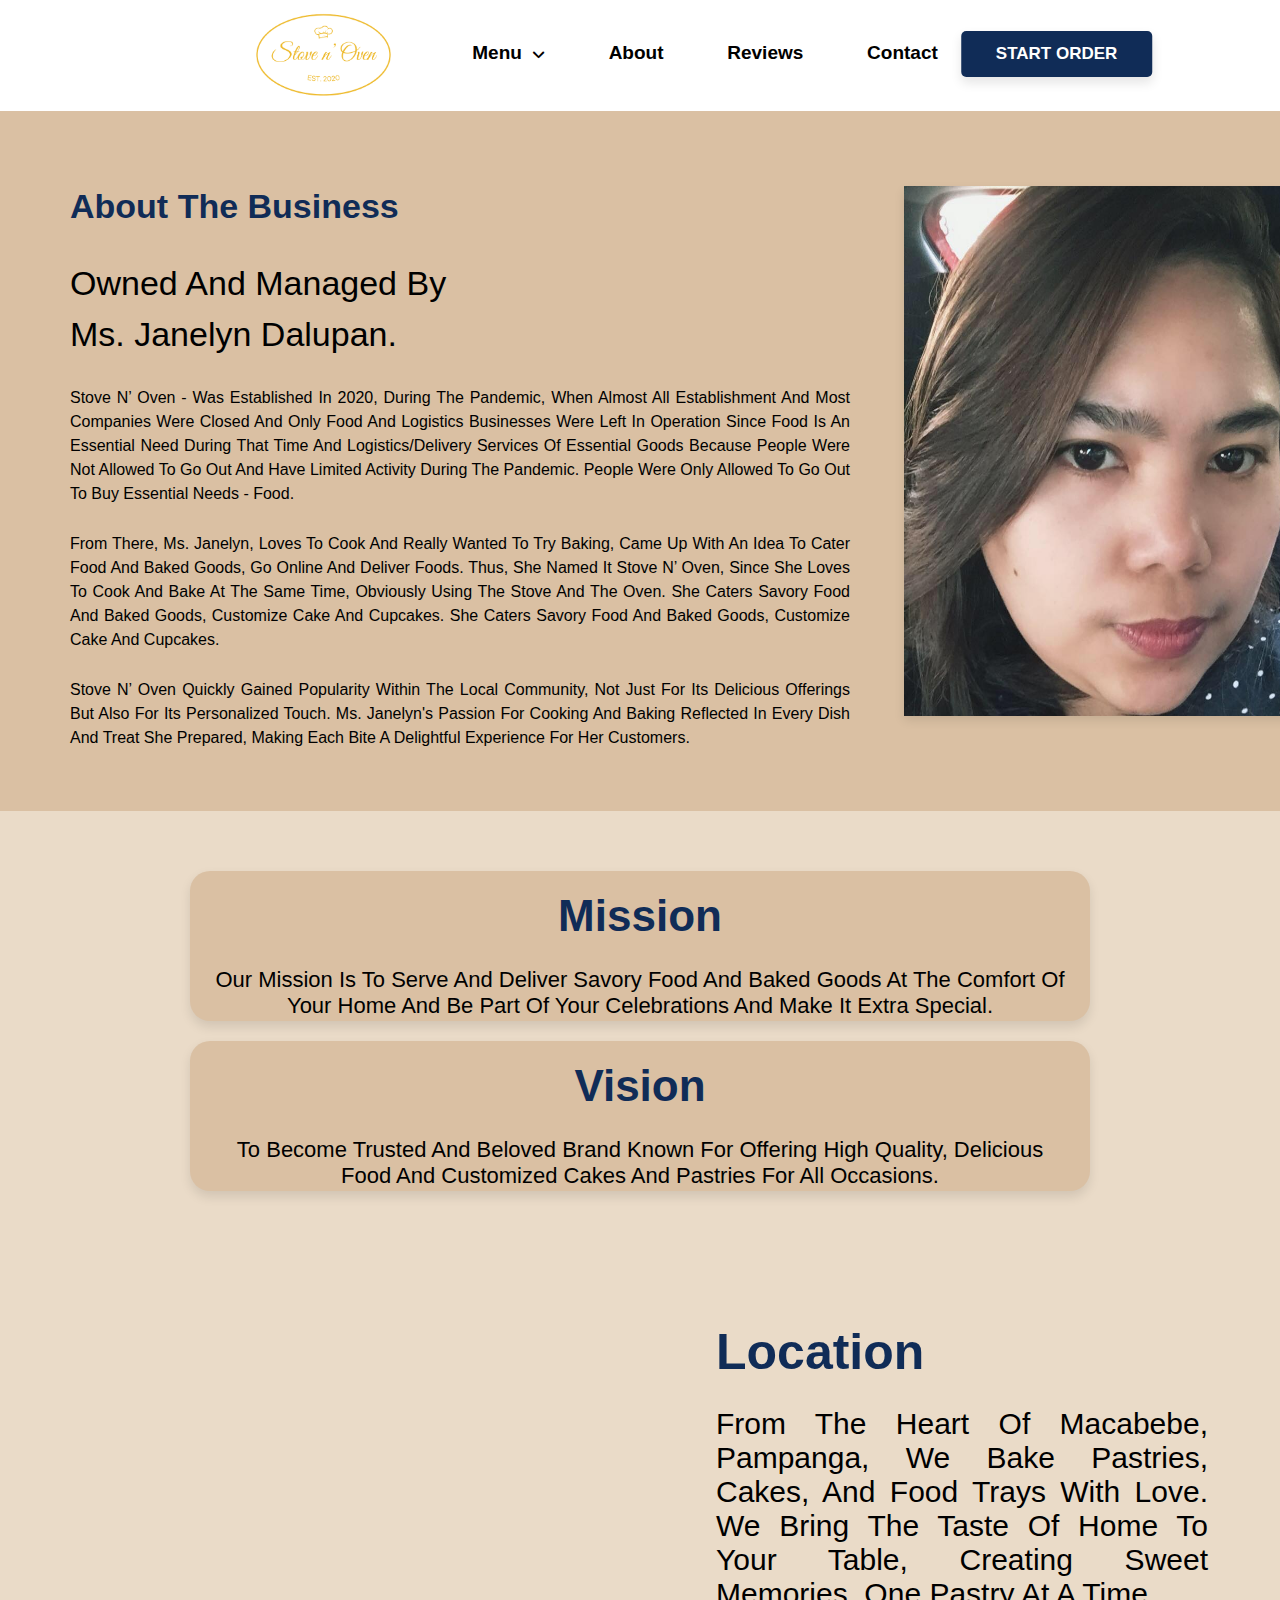
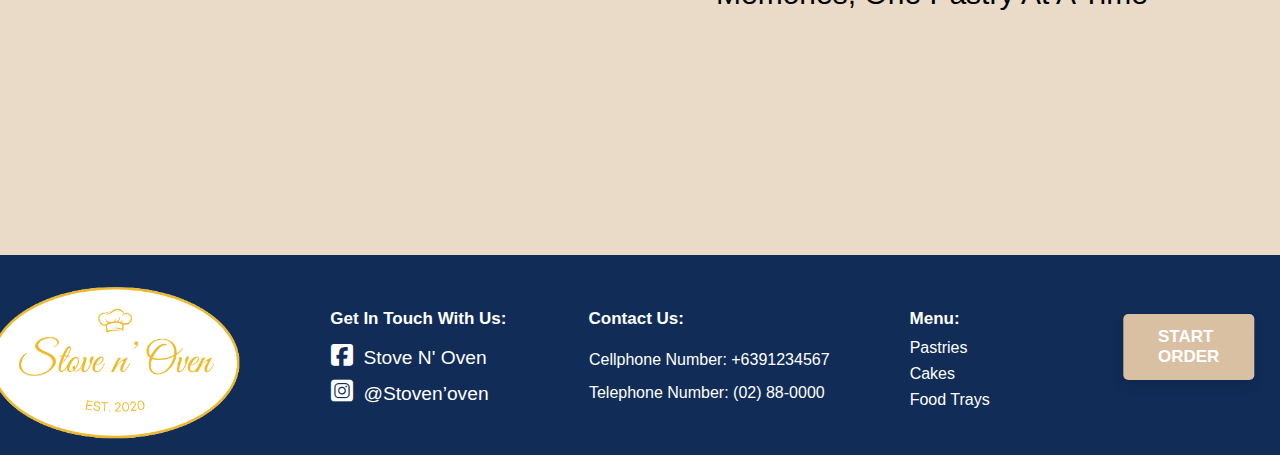
<file: about.html>
<!DOCTYPE html>
<html lang="en">
<head>
    <meta charset="UTF-8">
    <meta name="viewport" content="width=device-width, initial-scale=1.0">
    <title>Stove n' Oven - About</title>
    <link rel="icon" type="image/x-icon" href="images/favicon/favicon.ico">
    <link rel="stylesheet" href="https://cdnjs.cloudflare.com/ajax/libs/font-awesome/6.5.2/css/all.min.css">
    <link rel="stylesheet" href="style.css">
</head>
<body>
<header>
    <a href="index.html">
        <img src="images/logo.png" alt="Logo">
    </a>
    <nav class="navbar">
        <a href="#">Menu<i class="fas fa-angle-down"></i></a>
        <div class="submenu">
            <a href="pastries.html"><img src="images/logo-menu-image-pastries.png">Pastries</a>
            <a href="cakes.html"><img src="images/logo-menu-image-cakes.png">Cakes</a>
            <a href="food-trays.html"><img src="images/logo-menu-image-foodtrays.png">Food Trays</a>
        </div>
        <a href="about.html">About</a>
        <a href="review.html">Reviews</a>
        <a href="contact.html">Contact</a> 
    </nav>
    <a href="pastries.html" class="btn">START ORDER</a>
</header>

<script>
    let menu = document.querySelector('.navbar a');
let submenu = document.querySelector('.submenu');
let submenuItems = document.querySelectorAll('.submenu a');

let submenuVisible = false;

menu.addEventListener('click', function(event) {
    event.preventDefault();
    if (!submenuVisible) {
        submenu.style.opacity = '0'; 
        submenu.style.display = 'block';
        setTimeout(() => {
            submenu.style.opacity = '1'; 
        }, 50); 
        submenuVisible = true;
    } else {
        submenu.style.opacity = '0'; 
        setTimeout(() => {
            submenu.style.display = 'none'; 
        }, 300); 
        submenuVisible = false;
    }
});

submenuItems.forEach(item => {
    item.addEventListener('click', function() {
        submenu.style.display = 'none';
        submenuVisible = false;
    });
});
</script>
<section class = "info">
    <div class="about">
        <div class="about-content">
            <h1>About the business</h1><br>
            <h2>Owned and Managed by</h2> 
            <h2>Ms. Janelyn Dalupan.</h2><br>
            <p>Stove n’ Oven - was established in 2020, during the pandemic, when almost all establishment and most companies were closed and only food and logistics businesses were left in operation since food is an essential need during that time and logistics/delivery services of essential goods because people were not allowed to go out and have limited activity during the pandemic. People were only allowed to go out to buy essential needs - food.</p><br>
            <p>From there, Ms. Janelyn, loves to cook and really wanted to try baking, came up with an idea to cater food and baked goods, go online and deliver foods. Thus, she named it Stove n’ Oven, since she loves to cook and bake at the same time, obviously using the stove and the oven. She caters savory food and baked goods, customize cake and cupcakes. She caters savory food and baked goods, customize cake and cupcakes. </p><br>
            <p>Stove n’ Oven quickly gained popularity within the local community, not just for its delicious offerings but also for its personalized touch. Ms. Janelyn's passion for cooking and baking reflected in every dish and treat she prepared, making each bite a delightful experience for her customers.</p>
            <img src = "images/owner.png">
        </div>
    </div>
</section>

<section class = "info2">
    <div class ="about-flex1-container">
        <div class ="flex-about-item flex-about-item-1">
            <h1> Mission</h1>
            <br>
            <p> Our Mission Is To Serve And Deliver Savory Food And Baked Goods At The Comfort Of Your Home And Be Part Of Your Celebrations And Make It Extra Special. </p>

        </div>

        <div class ="flex-about-item flex-about-item-2">
            <h1> Vision </h1>
            <br>
            <p> To become trusted and beloved brand known for offering high quality, delicious food and customized cakes and pastries for all occasions.
            </p>
        </div>

    </div>
</section>

<section class = "info3">

    <div class ="nav-flex1-container">
        <div class ="flex-nav-item flex-nav-item-1">
            <iframe src="https://www.google.com/maps/embed?pb=!1m18!1m12!1m3!1d123405.98568031493!2d120.59381839085059!3d14.856820014657727!2m3!1f0!2f0!3f0!3m2!1i1024!2i768!4f13.1!3m3!1m2!1s0x33965af30887de57%3A0x1aa8d246509d51e5!2sMacabebe%2C%20Pampanga!5e0!3m2!1sen!2sph!4v1714917953977!5m2!1sen!2sph" width="600" height="450" style="border:0;" allowfullscreen="" loading="lazy" referrerpolicy="no-referrer-when-downgrade"></iframe>
        </div>

        <div class ="flex-nav-item flex-nav-item-2">
            
        <h1>Location</h1><br>
        <p>From the heart of Macabebe, Pampanga, we bake pastries, cakes, and food trays with love. We bring the taste of home to your table, creating sweet memories, one pastry at a time</p>

        </div>

    </div>
    
</section>


<footer>
    <div class="footer-content">
        <a href="index.html">
            <img src="images/logo.png">
        </a>
        <div class="header1">
            <h1>Get in Touch with Us:</h1>
        </div>

        <div class="paragraph1">
            <a href="https://www.facebook.com/stovenoven">
                <p><i class="fa-brands fa-square-facebook"></i>Stove n' Oven</p>
            </a>
            <a href="https://www.instagram.com/stove.noven/?hl=en">
            <p><i class="fa-brands fa-square-instagram"></i>@stoven’oven</p>
            </a>
        </div>

        <div class="header2">
            <h1>Contact Us:</h1>
        </div>

        <div class="paragraph2">
            <p>Cellphone Number: +6391234567</p>
            <p>Telephone Number: (02) 88-0000</p>
        </div>
        <div class="header3">
            <h1>Menu:</h1>
        </div>
        <div class="footer-menu">
            <a href="pastries.html"><p>Pastries</p></a>
            <a href="cakes.html"><p>Cakes</p></a>
            <a href="foodtrays.html"><p>Food Trays</p></a>
        </div>
        <a href="pastries.html" class="btn">START ORDER</a>
    </div>
</footer>

</body>
</html>
</file>
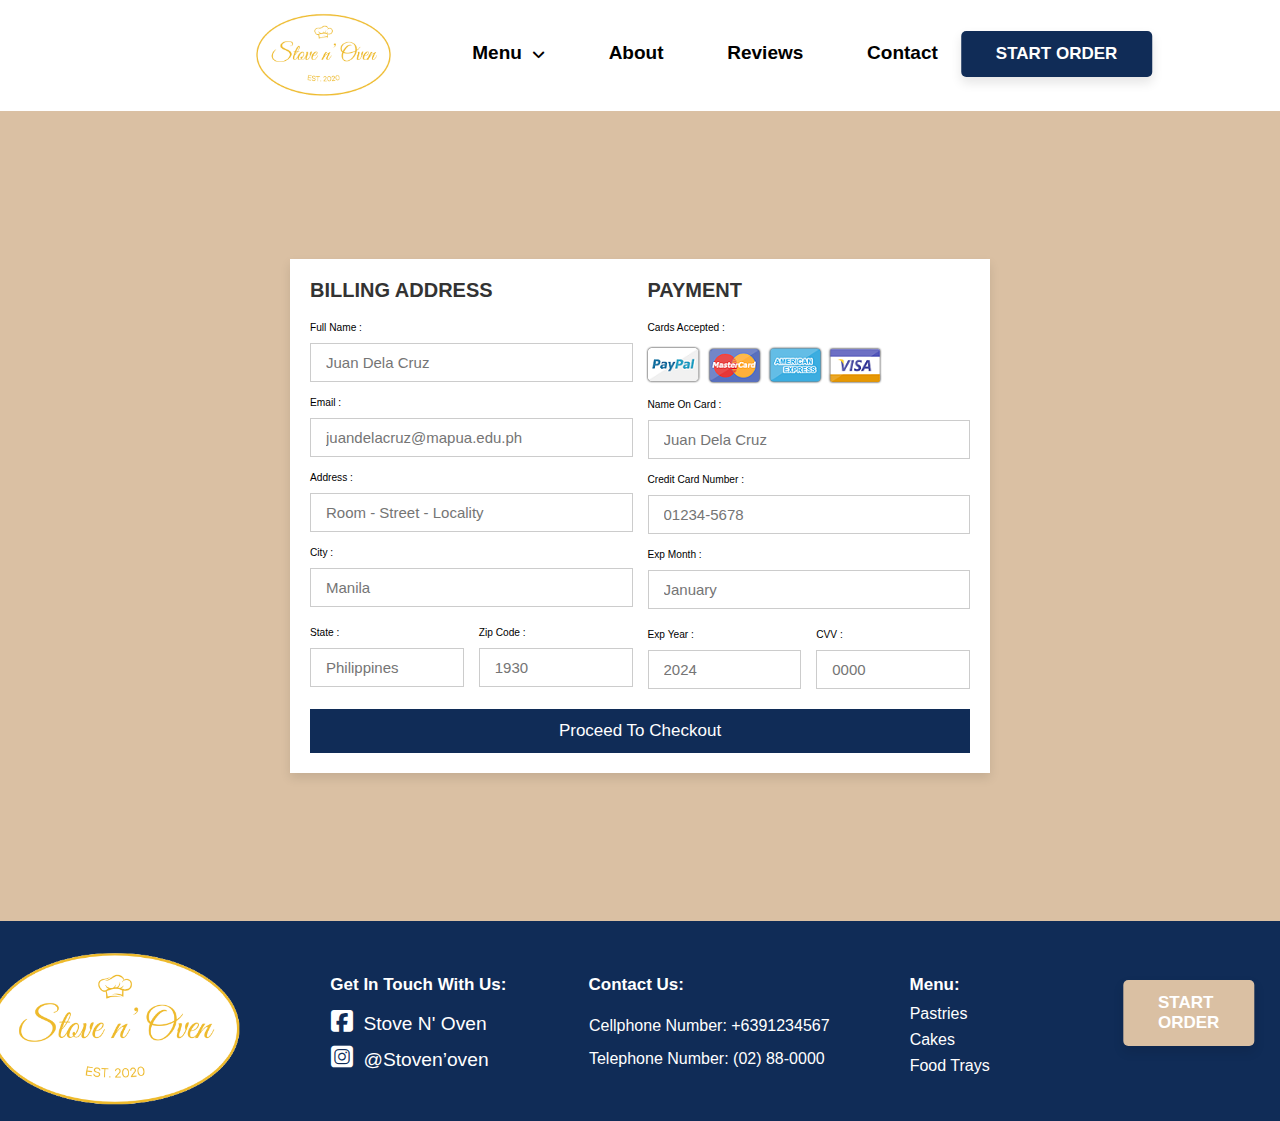
<file: billing-form.html>
<!DOCTYPE html>
<html lang="en">
<head>
    <meta charset="UTF-8">
    <meta name="viewport" content="width=device-width, initial-scale=1.0">
    <title>Stove n' Oven</title>
    <link rel="icon" type="image/x-icon" href="images/favicon/favicon.ico">
    <link rel="stylesheet" href="https://cdnjs.cloudflare.com/ajax/libs/font-awesome/6.5.2/css/all.min.css">
    <link rel="stylesheet" href="style.css">
</head>
<body>
<header>
    <a href="index.html">
        <img src="images/logo.png" alt="Logo">
    </a>
    <nav class="navbar">
        <a href="#">Menu<i class="fas fa-angle-down"></i></a>
        <div class="submenu">
            <a href="pastries.html"><img src="images/logo-menu-image-pastries.png">Pastries</a>
            <a href="cakes.html"><img src="images/logo-menu-image-cakes.png">Cakes</a>
            <a href="food-trays.html"><img src="images/logo-menu-image-foodtrays.png">Food Trays</a>
        </div>
        <a href="about.html">About</a>
        <a href="review.html">Reviews</a>
        <a href="contact.html">Contact</a> 
    </nav>
        <a href="pastries.html" class="btn">START ORDER</a>
</header>

<script>
    let menu = document.querySelector('.navbar a');
let submenu = document.querySelector('.submenu');
let submenuItems = document.querySelectorAll('.submenu a');

let submenuVisible = false;

menu.addEventListener('click', function(event) {
    event.preventDefault();
    if (!submenuVisible) {
        submenu.style.opacity = '0'; 
        submenu.style.display = 'block';
        setTimeout(() => {
            submenu.style.opacity = '1'; 
        }, 50); 
        submenuVisible = true;
    } else {
        submenu.style.opacity = '0'; 
        setTimeout(() => {
            submenu.style.display = 'none'; 
        }, 300); 
        submenuVisible = false;
    }
});

submenuItems.forEach(item => {
    item.addEventListener('click', function() {
        submenu.style.display = 'none';
        submenuVisible = false;
    });
});
</script>

<div class="container">

    <form action="">

        <div class="row">

            <div class="col">

                <h3 class="title">billing address</h3>

                <div class="inputBox">
                    <span>full name :</span>
                    <input type="text" placeholder="Juan Dela Cruz">
                </div>
                <div class="inputBox">
                    <span>email :</span>
                    <input type="email" placeholder="juandelacruz@mapua.edu.ph">
                </div>
                <div class="inputBox">
                    <span>address :</span>
                    <input type="text" placeholder="Room - Street - Locality">
                </div>
                <div class="inputBox">
                    <span>city :</span>
                    <input type="text" placeholder="Manila">
                </div>

                <div class="flex">
                    <div class="inputBox">
                        <span>state :</span>
                        <input type="text" placeholder="Philippines">
                    </div>
                    <div class="inputBox">
                        <span>zip code :</span>
                        <input type="text" placeholder="1930">
                    </div>
                </div>

            </div>

            <div class="col">

                <h3 class="title">payment</h3>

                <div class="inputBox">
                    <span>cards accepted :</span>
                    <img src="images/card_img.png" alt="">
                </div>
                <div class="inputBox">
                    <span>name on card :</span>
                    <input type="text" placeholder="Juan Dela Cruz">
                </div>
                <div class="inputBox">
                    <span>credit card number :</span>
                    <input type="number" placeholder="01234-5678">
                </div>
                <div class="inputBox">
                    <span>exp month :</span>
                    <input type="text" placeholder="January">
                </div>

                <div class="flex">
                    <div class="inputBox">
                        <span>exp year :</span>
                        <input type="number" placeholder="2024">
                    </div>
                    <div class="inputBox">
                        <span>CVV :</span>
                        <input type="text" placeholder="0000">
                    </div>
                </div>

            </div>
    
        </div>

        <input type="submit" value="proceed to checkout" class="submit-btn">

    </form>

</div> 
<footer>
    <div class="footer-content">
        <a href="index.html">
            <img src="images/logo.png">
        </a>
        <div class="header1">
            <h1>Get in Touch with Us:</h1>
        </div>

        <div class="paragraph1">
            <a href="https://www.facebook.com/stovenoven">
                <p><i class="fa-brands fa-square-facebook"></i>Stove n' Oven</p>
            </a>
            <a href="https://www.instagram.com/stove.noven/?hl=en">
            <p><i class="fa-brands fa-square-instagram"></i>@stoven’oven</p>
            </a>
        </div>

        <div class="header2">
            <h1>Contact Us:</h1>
        </div>

        <div class="paragraph2">
            <p>Cellphone Number: +6391234567</p>
            <p>Telephone Number: (02) 88-0000</p>
        </div>
        <div class="header3">
            <h1>Menu:</h1>
        </div>
        <div class="footer-menu">
            <a href="pastries.html"><p>Pastries</p></a>
            <a href="cakes.html"><p>Cakes</p></a>
            <a href="food-trays.html"><p>Food Trays</p></a>
        </div>
        <a href="pastries.html" class="btn">START ORDER</a>
    </div>
</footer>
</file>
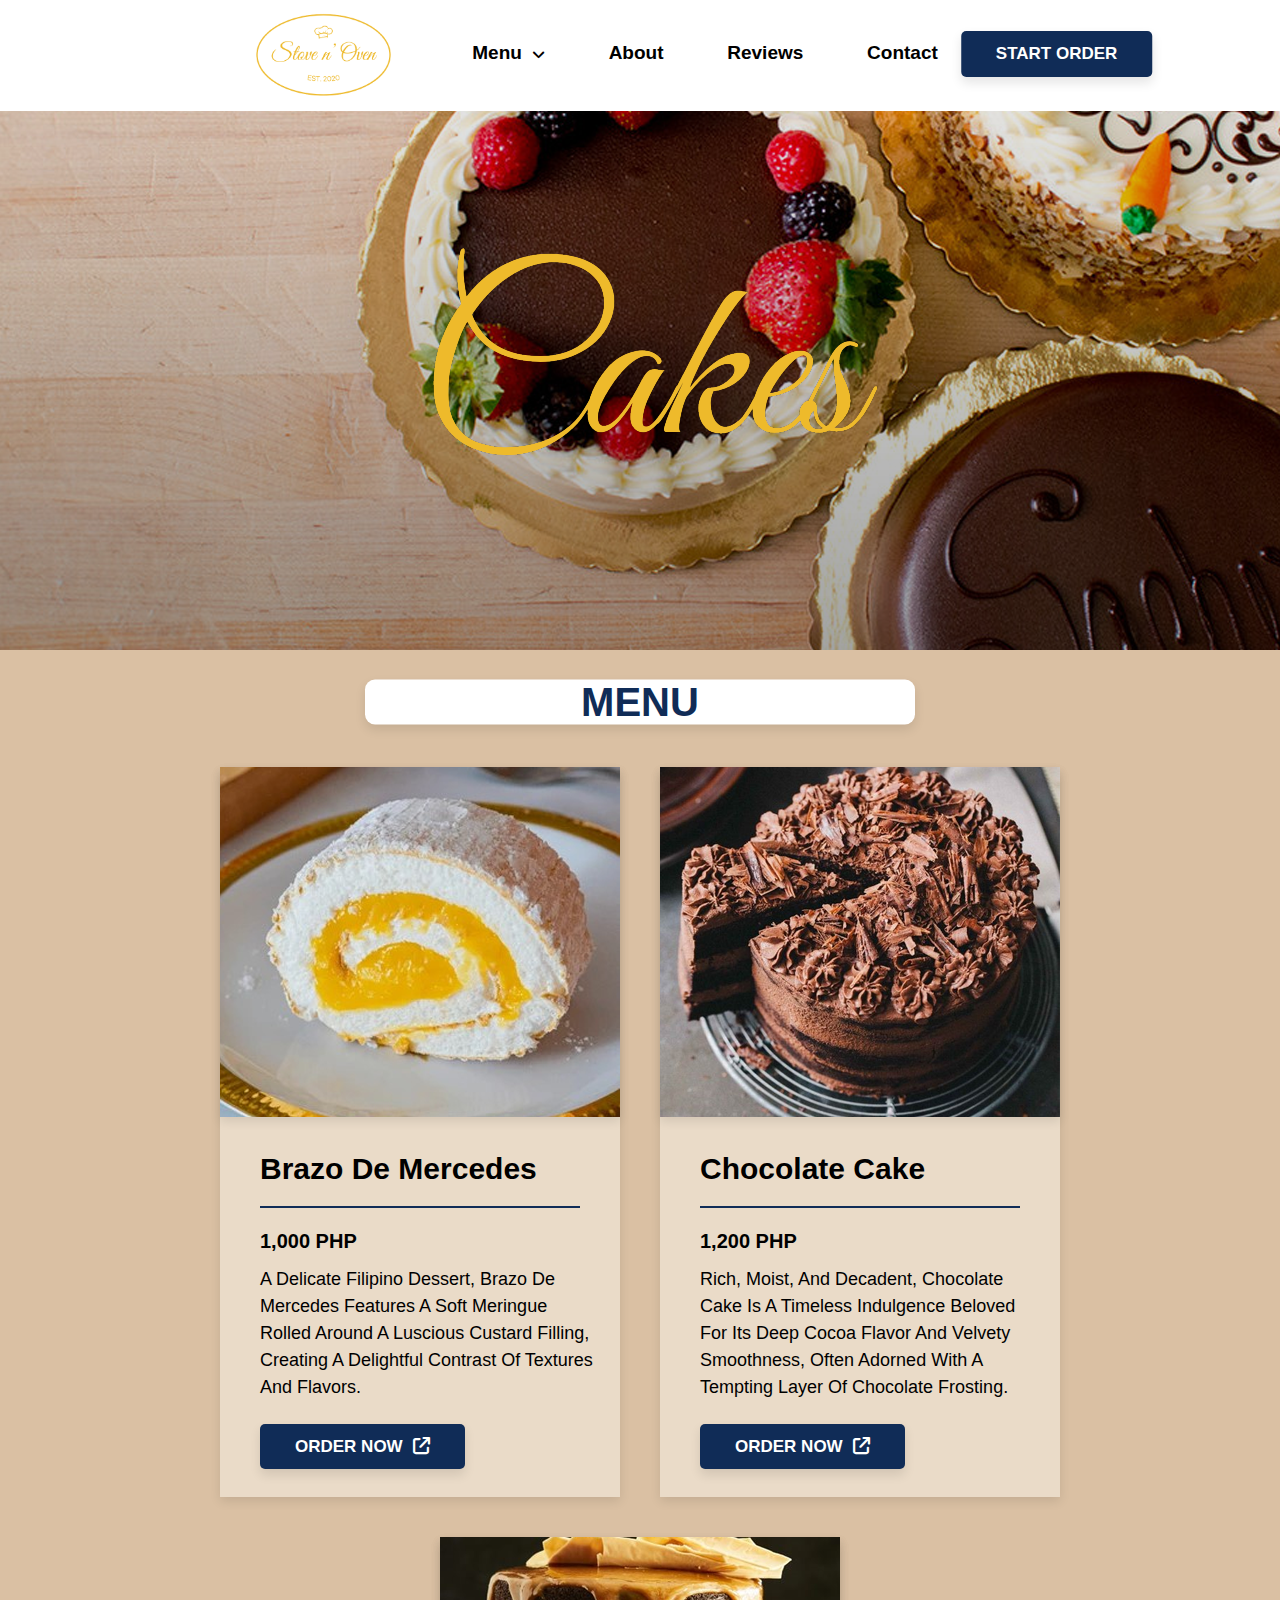
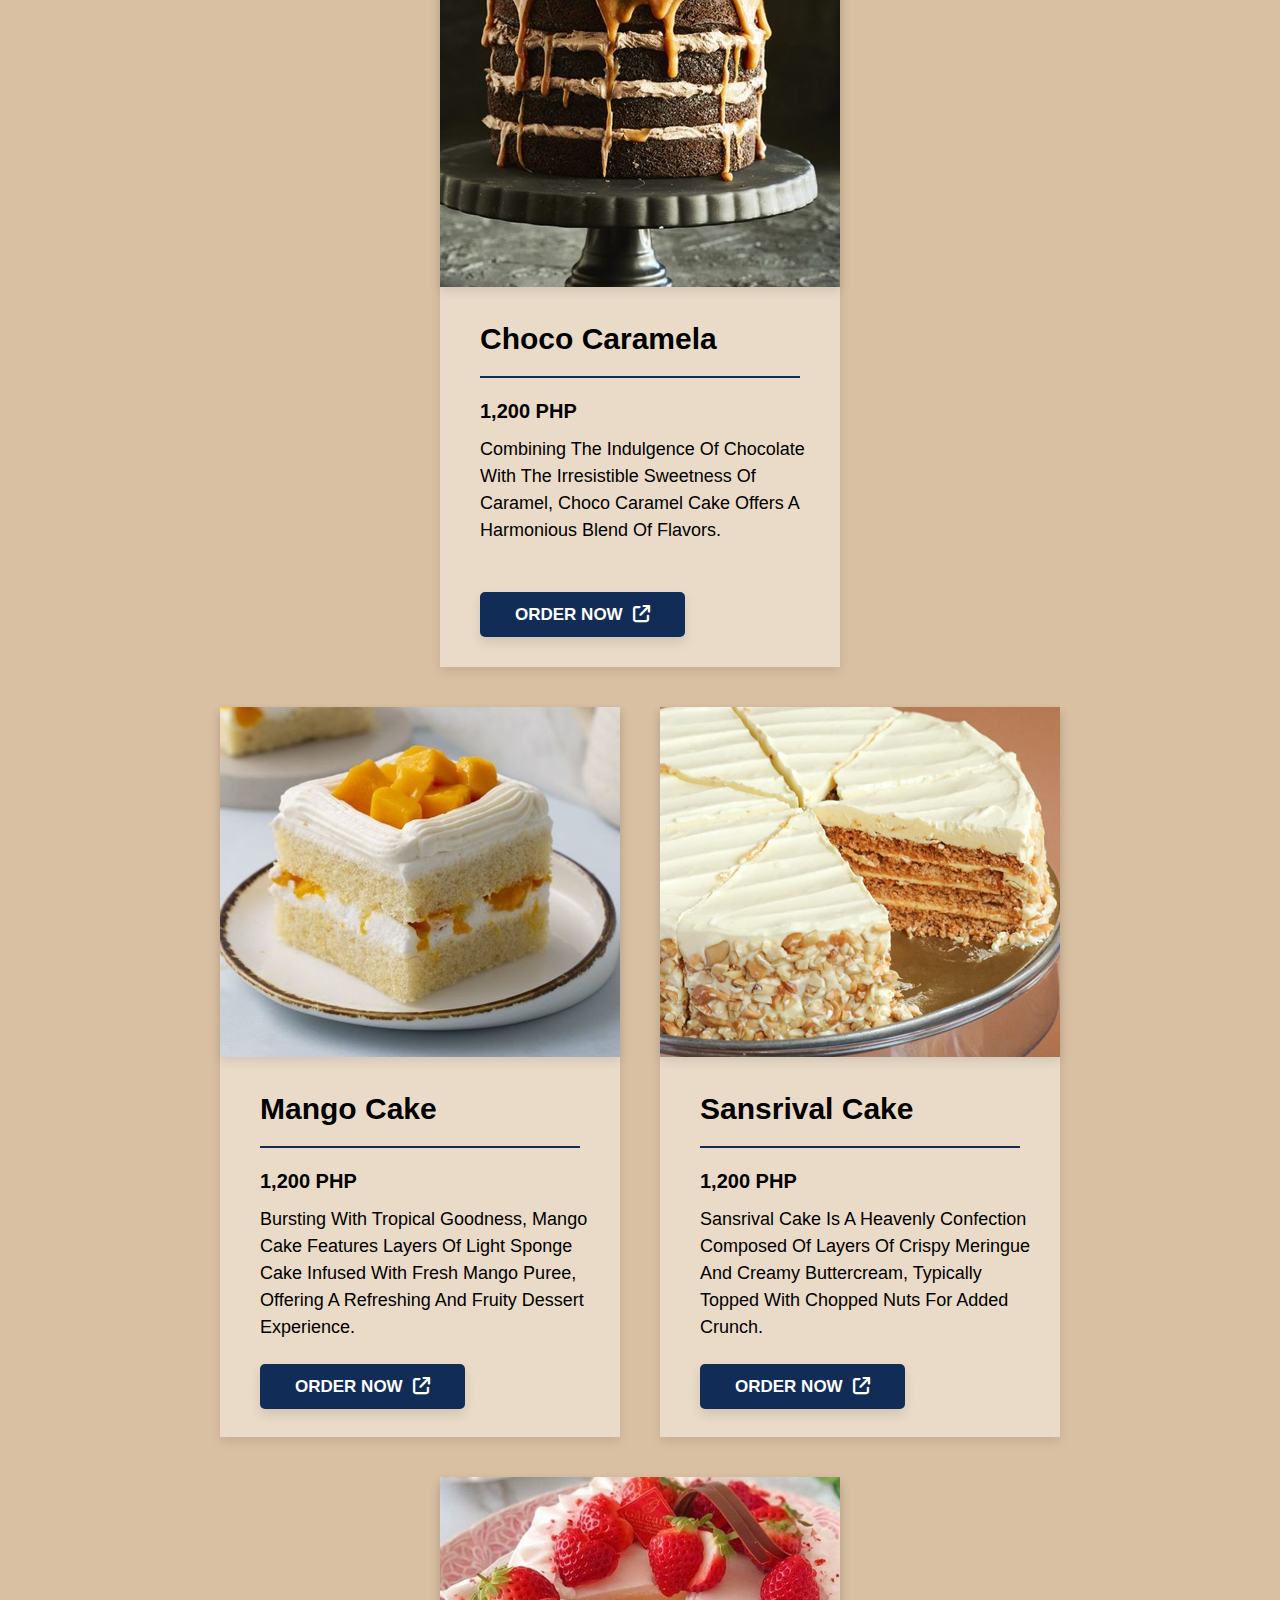
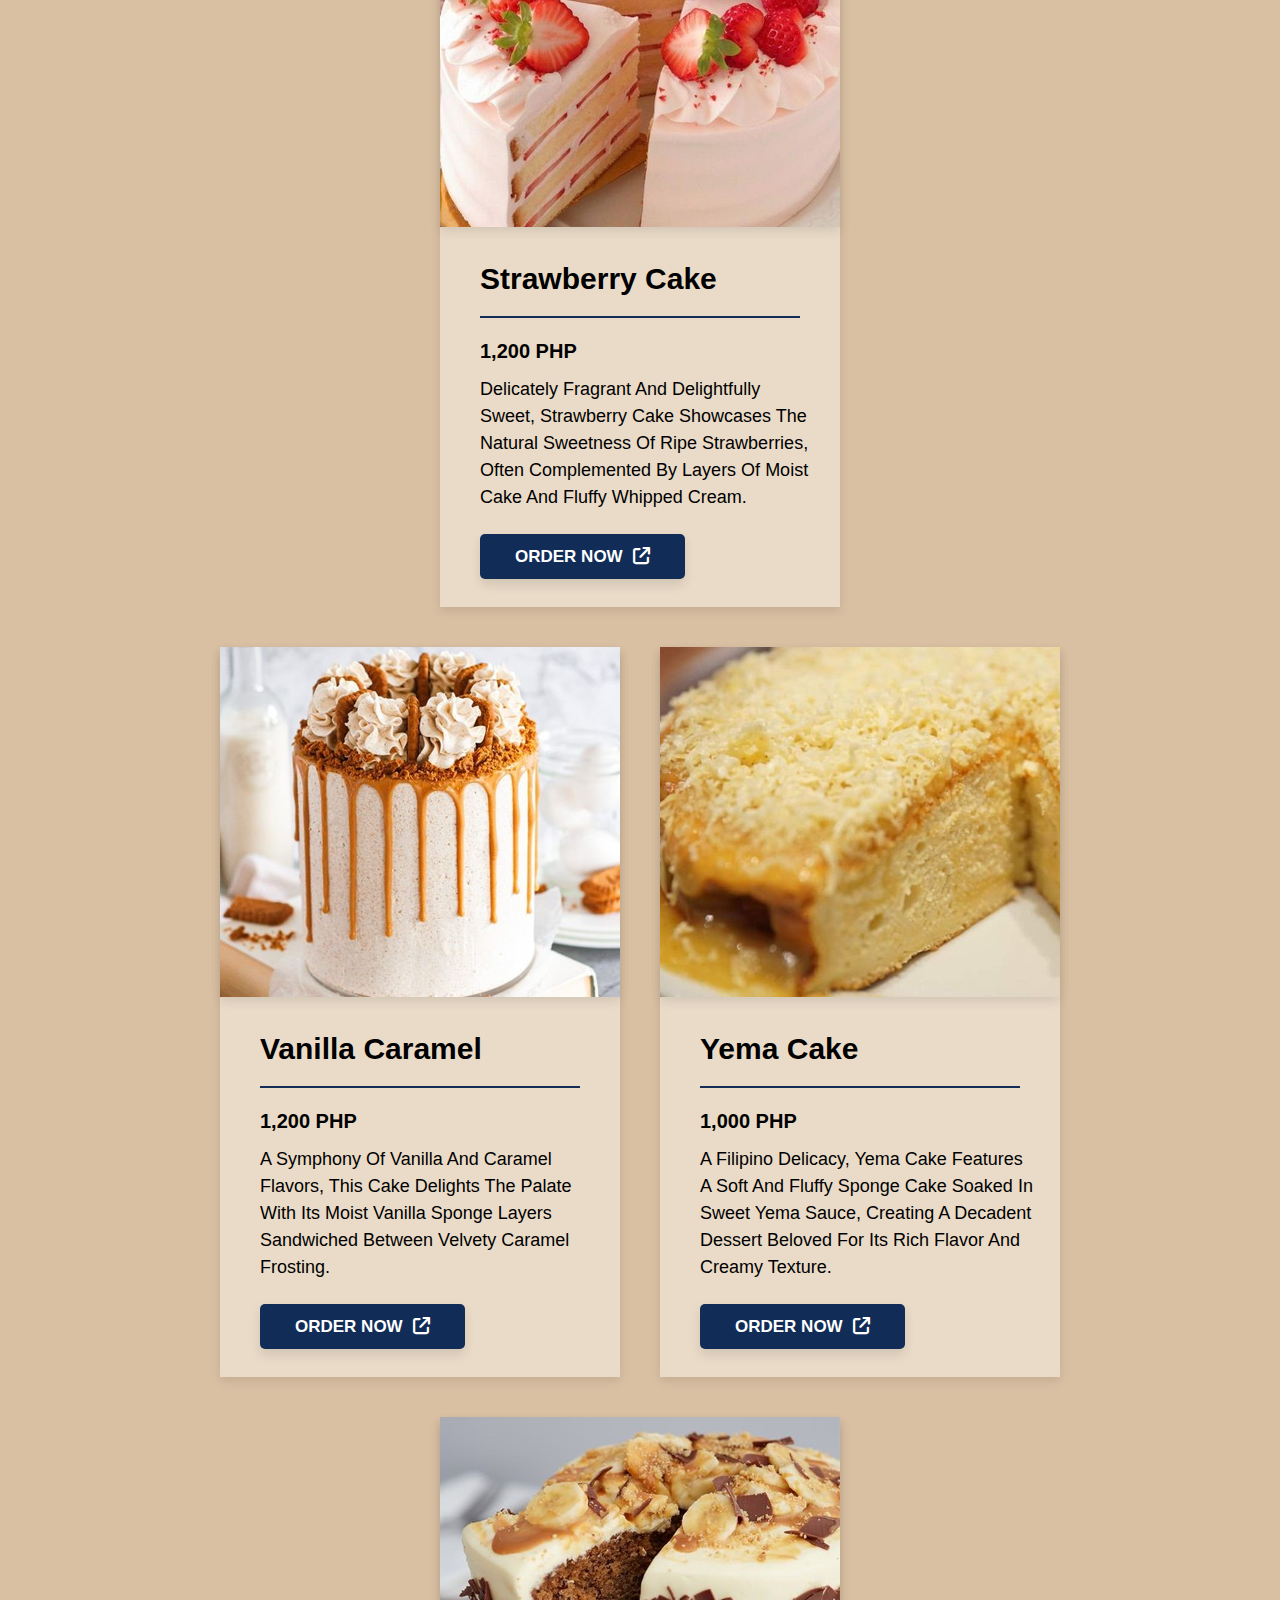
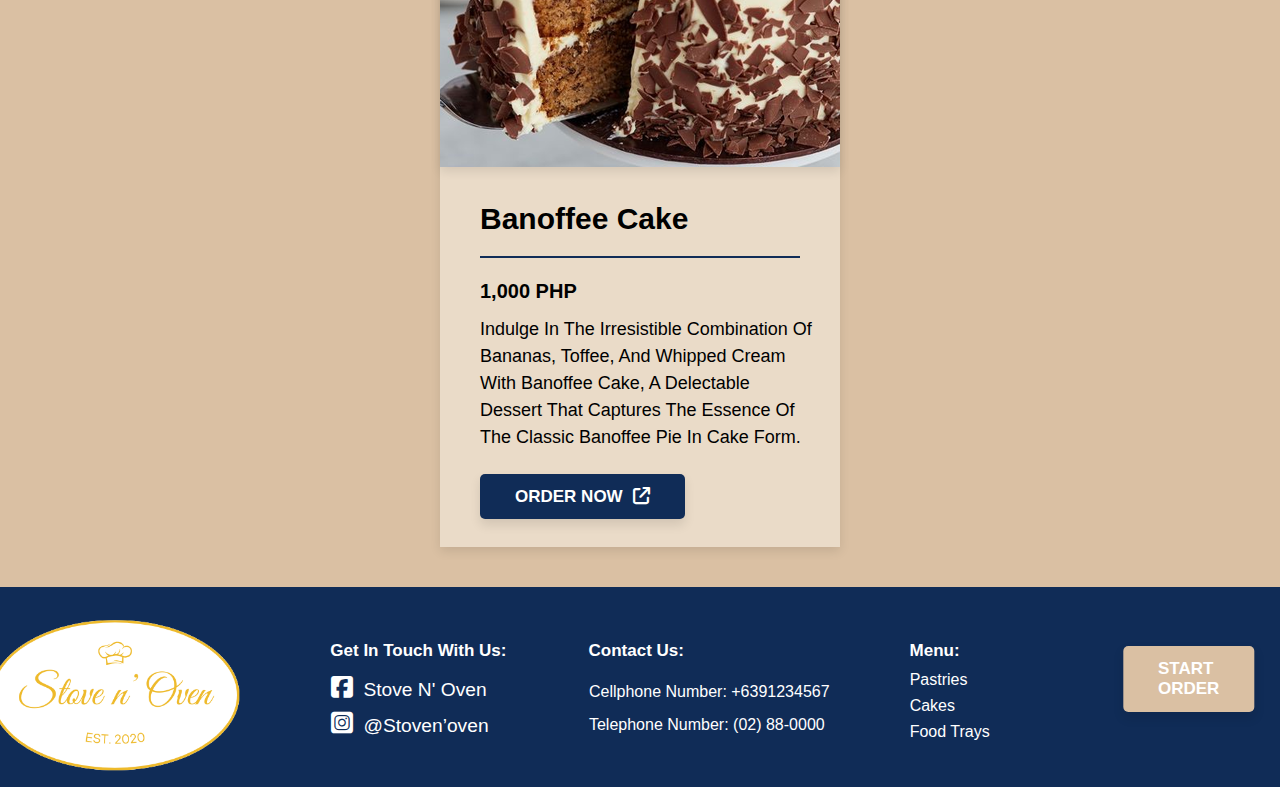
<file: cakes.html>
<!DOCTYPE html>
<html lang="en">
<head>
    <meta charset="UTF-8">
    <meta name="viewport" content="width=device-width, initial-scale=1.0">
    <title>Stove n' Oven - Cakes</title>
    <link rel="icon" type="image/x-icon" href="images/favicon/favicon.ico">
    <link rel="stylesheet" href="https://cdnjs.cloudflare.com/ajax/libs/font-awesome/6.5.2/css/all.min.css">
    <link rel="stylesheet" href="style.css">
</head>
<body>
<header>
    <a href="index.html">
        <img src="images/logo.png" alt="Logo">
    </a>
    <nav class="navbar">
        <a href="#">Menu<i class="fas fa-angle-down"></i></a>
        <div class="submenu">
            <a href="pastries.html"><img src="images/logo-menu-image-pastries.png">Pastries</a>
            <a href="cakes.html"><img src="images/logo-menu-image-cakes.png">Cakes</a>
            <a href="food-trays.html"><img src="images/logo-menu-image-foodtrays.png">Food Trays</a>
        </div>
        <a href="about.html">About</a>
        <a href="review.html">Reviews</a>
        <a href="contact.html">Contact</a> 
    </nav>
        <a href="pastries.html" class="btn">START ORDER</a>
</header>

<script>
let menu = document.querySelector('.navbar a');
let submenu = document.querySelector('.submenu');
let submenuItems = document.querySelectorAll('.submenu a');

let submenuVisible = false;

menu.addEventListener('click', function(event) {
    event.preventDefault();
    if (!submenuVisible) {
        submenu.style.opacity = '0'; 
        submenu.style.display = 'block';
        setTimeout(() => {
            submenu.style.opacity = '1'; 
        }, 50); 
        submenuVisible = true;
    } else {
        submenu.style.opacity = '0'; 
        setTimeout(() => {
            submenu.style.display = 'none'; 
        }, 300); 
        submenuVisible = false;
    }
});

submenuItems.forEach(item => {
    item.addEventListener('click', function() {
        submenu.style.display = 'none';
        submenuVisible = false;
    });
});
</script>

<!-- SECTION 1 -->

<section class = "menuheader"> 
        
    <img src="cakes banner.png" alter="cake banner.png"> 


</section>

<!-- SECTION 1 -->
<section class = menu>
    <div class = "header1"> 
        <h1> MENU </h1>
    </div>


    <div  class = "flexbox-container-menu">
        <div class="flexbox-item flexbox-item-1-menu"> 

           <img src="cakes/1.png" alt="Best Seller 1" width="400" height="350">
           <h1>Brazo de Mercedes</h1>
           <hr class = "line" color = #102c57 size=4 noshade>
           <h2>1,000 PHP</h2>
           <p> A delicate Filipino dessert, Brazo de Mercedes features a soft meringue rolled around a luscious custard filling, creating a delightful contrast of textures and flavors.</p>
           <a href="billing-form.html" class="btn">ORDER NOW<i class="fa-solid fa-arrow-up-right-from-square"></i></a> 
           
        </div>
        <div class="flexbox-item flexbox-item-2-menu">
            <img src="cakes/2.png" alt="Best Seller 2" width="400" height="350">
            <h1>Chocolate Cake</h1>
            <hr class = "line" color = #102c57 size=4 noshade>
            <h2>1,200 PHP</h2>
            <p>Rich, moist, and decadent, chocolate cake is a timeless indulgence beloved for its deep cocoa flavor and velvety smoothness, often adorned with a tempting layer of chocolate frosting.</p> 
             
            <a href="billing-form.html" class="btn">ORDER NOW<i class="fa-solid fa-arrow-up-right-from-square"></i></a>  
        </div>
        <div class="flexbox-item flexbox-item-3-menu">
            <img src="cakes/3.png" alt="Best Seller 3" width="400" height="350">
           <h1>Choco Caramela</h1>
            <hr class = "line" color = #102c57 size=4 noshade>
            <h2>1,200 PHP</h2>
            <p>Combining the indulgence of chocolate with the irresistible sweetness of caramel, choco caramel cake offers a harmonious blend of flavors.
            </p>
            
            <a href="billing-form.html" class="btn">ORDER NOW<i class="fa-solid fa-arrow-up-right-from-square"></i></a> 
        </div>
   
        <!--Row 2-->
<div  class = "flexbox-container-menu-2">
        <div class="flexbox-item flexbox-item-4-menu"> 

            <img src="cakes/4.png" alt="Best Seller 1" width="400" height="350">
            <h1>Mango cake</h1>
            <hr class = "line" color = #102c57 size=4 noshade>
            <h2>1,200 PHP</h2>
            <p> Bursting with tropical goodness, mango cake features layers of light sponge cake infused with fresh mango puree, offering a refreshing and fruity dessert experience. </p>
            <a href="billing-form.html" class="btn">ORDER NOW<i class="fa-solid fa-arrow-up-right-from-square"></i></a> 
            
         </div>
         <div class="flexbox-item flexbox-item-5-menu"">
             <img src="cakes/5.png" alt="Best Seller 2" width="400" height="350">
             <h1>Sansrival cake</h1></a>
             <hr class = "line" color = #102c57 size=4 noshade>
             <h2>1,200 PHP</h2>
             <p>Sansrival cake is a heavenly confection composed of layers of crispy meringue and creamy buttercream, typically topped with chopped nuts for added crunch. </p>            </p> 
              
             <a href="billing-form.html" class="btn">ORDER NOW<i class="fa-solid fa-arrow-up-right-from-square"></i></a>  
         </div>
         <div class="flexbox-item flexbox-item-6-menu">
             <img src="cakes/6.png" alt="Best Seller 3" width="400" height="350">
             <h1>Strawberry cake</h1>
             <hr class = "line" color = #102c57 size=4 noshade>
             <h2>1,200 PHP</h2>
             <p>Delicately fragrant and delightfully sweet, strawberry cake showcases the natural sweetness of ripe strawberries, often complemented by layers of moist cake and fluffy whipped cream.

             </p>
             
             <a href="billing-form.html" class="btn">ORDER NOW<i class="fa-solid fa-arrow-up-right-from-square"></i></a> 
         </div>
</div>
         <!--Row 3-->

         <div class="flexbox-item flexbox-item-7-menu"> 

            <img src="cakes/7.png" alt="Best Seller 1" width="400" height="350">
            <h1>Vanilla Caramel</h1>
            <hr class = "line" color = #102c57 size=4 noshade>
            <h2>1,200 PHP</h2>
            <p>A symphony of vanilla and caramel flavors, this cake delights the palate with its moist vanilla sponge layers sandwiched between velvety caramel frosting. </p>
            <a href="billing-form.html" class="btn">ORDER NOW<i class="fa-solid fa-arrow-up-right-from-square"></i></a> 
            
         </div>
         <div class="flexbox-item flexbox-item-8-menu"">
             <img src="cakes/8.png" alt="Best Seller 2" width="400" height="350">
            <h1>Yema Cake</h1></a>
             <hr class = "line" color = #102c57 size=4 noshade>
             <h2>1,000 PHP</h2>
             <p>A Filipino delicacy, yema cake features a soft and fluffy sponge cake soaked in sweet yema sauce, creating a decadent dessert beloved for its rich flavor and creamy texture. </p>           
              
             <a href="billing-form.html" class="btn">ORDER NOW<i class="fa-solid fa-arrow-up-right-from-square"></i></a>  
         </div>
         <div class="flexbox-item flexbox-item-9-menu">
             <img src="cakes/9.png" alt="Best Seller 3" width="400" height="350">
             <h1>Banoffee Cake</h1></a>
             <hr class = "line" color = #102c57 size=4 noshade>
             <h2>1,000 PHP</h2>
             <p>Indulge in the irresistible combination of bananas, toffee, and whipped cream with banoffee cake, a delectable dessert that captures the essence of the classic banoffee pie in cake form.
             </p>
             
             <a href="billing-form.html" class="btn">ORDER NOW<i class="fa-solid fa-arrow-up-right-from-square"></i></a> 
         </div>
 
    
</section>






<footer>
    <div class="footer-content">
        <a href="index.html">
            <img src="images/logo.png">
        </a>
        <div class="header1">
            <h1>Get in Touch with Us:</h1>
        </div>

        <div class="paragraph1">
            <a href="https://www.facebook.com/stovenoven">
                <p><i class="fa-brands fa-square-facebook"></i>Stove n' Oven</p>
            </a>
            <a href="https://www.instagram.com/stove.noven/?hl=en">
            <p><i class="fa-brands fa-square-instagram"></i>@stoven’oven</p>
            </a>
        </div>

        <div class="header2">
            <h1>Contact Us:</h1>
        </div>

        <div class="paragraph2">
            <p>Cellphone Number: +6391234567</p>
            <p>Telephone Number: (02) 88-0000</p>
        </div>
        <div class="header3">
            <h1>Menu:</h1>
        </div>
        <div class="footer-menu">
            <a href="pastries.html"><p>Pastries</p></a>
            <a href="cakes.html"><p>Cakes</p></a>
            <a href="food-trays.html"><p>Food Trays</p></a>
        </div>
        <a href="pastries.html" class="btn">START ORDER</a>
    </div>
</footer>
</body>
</html>
</file>
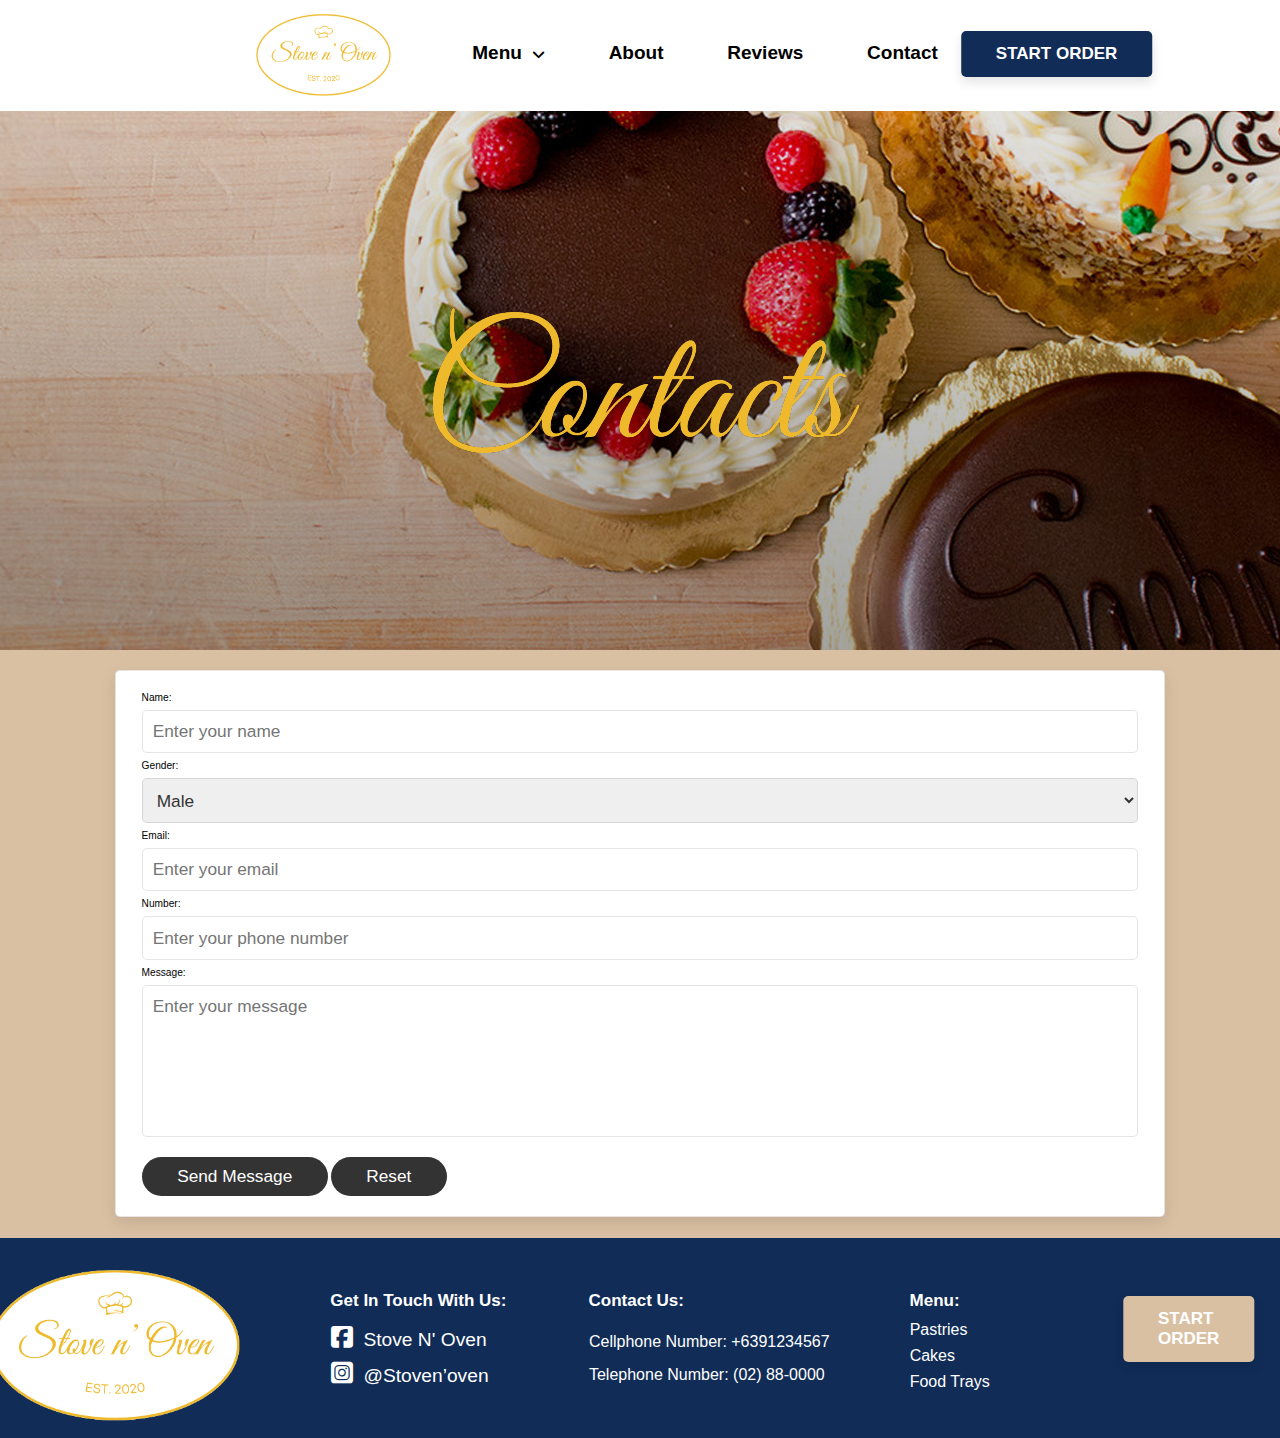
<file: contact.html>
<!DOCTYPE html>
<html lang="en">
<head>
    <meta charset="UTF-8">
    <meta name="viewport" content="width=device-width, initial-scale=1.0">
    <title>Stove n' Oven</title>
    <link rel="icon" type="image/x-icon" href="images/favicon/favicon.ico">
    <link rel="stylesheet" href="https://cdnjs.cloudflare.com/ajax/libs/font-awesome/6.5.2/css/all.min.css">
    <link rel="stylesheet" href="style.css">
</head>
<body>
<header>
    <a href="index.html">
        <img src="images/logo.png" alt="Logo">
    </a>
    <nav class="navbar">
        <a href="#">Menu<i class="fas fa-angle-down"></i></a>
        <div class="submenu">
            <a href="pastries.html"><img src="images/logo-menu-image-pastries.png">Pastries</a>
            <a href="cakes.html"><img src="images/logo-menu-image-cakes.png">Cakes</a>
            <a href="food-trays.html"><img src="images/logo-menu-image-foodtrays.png">Food Trays</a>
        </div>
        <a href="about.html">About</a>
        <a href="review.html">Reviews</a>
        <a href="contact.html">Contact</a> 
    </nav>
        <a href="pastries.html" class="btn">START ORDER</a>
</header>

<script>
    let menu = document.querySelector('.navbar a');
let submenu = document.querySelector('.submenu');
let submenuItems = document.querySelectorAll('.submenu a');

let submenuVisible = false;

menu.addEventListener('click', function(event) {
    event.preventDefault();
    if (!submenuVisible) {
        submenu.style.opacity = '0'; 
        submenu.style.display = 'block';
        setTimeout(() => {
            submenu.style.opacity = '1'; 
        }, 50); 
        submenuVisible = true;
    } else {
        submenu.style.opacity = '0'; 
        setTimeout(() => {
            submenu.style.display = 'none'; 
        }, 300); 
        submenuVisible = false;
    }
});

submenuItems.forEach(item => {
    item.addEventListener('click', function() {
        submenu.style.display = 'none';
        submenuVisible = false;
    });
});
</script>


    <section class = "contactheader">
        
    <img src = "contacts banner.png">

    </section>


<section class="contact" id="contact">
    <div class="row">
        <form action="">
            <div class="form-group">
                <label for="name">Name:</label>
                <input type="text" id="name" name="name" placeholder="Enter your name" class="box">
            </div>
            <div class="form-group">
                <label for="gender">Gender:</label>
                <select id="gender" name="gender" class="box">
                    <option value="male">Male</option>
                    <option value="female">Female</option>
                    <option value="other">Other</option>
                </select>
            </div>
            <div class="form-group">
                <label for="email">Email:</label>
                <input type="email" id="email" name="email" placeholder="Enter your email" class="box">
            </div>
            <div class="form-group">
                <label for="number">Number:</label>
                <input type="number" id="number" name="number" placeholder="Enter your phone number" class="box">
            </div>
            <div class="form-group">
                <label for="message">Message:</label>
                <textarea id="message" name="message" placeholder="Enter your message" class="box" rows="5"></textarea>
            </div>
            <div class="form-group">
                <input type="submit" value="Send Message" class="btn2">
                <input type="reset" value="Reset" class="btn2">
            </div>
        </form>
</section>


   <footer>
    <div class="footer-content">
        <a href="index.html">
            <img src="images/logo.png">
        </a>
        <div class="header1">
            <h1>Get in Touch with Us:</h1>
        </div>

        <div class="paragraph1">
            <a href="https://www.facebook.com/stovenoven">
                <p><i class="fa-brands fa-square-facebook"></i>Stove n' Oven</p>
            </a>
            <a href="https://www.instagram.com/stove.noven/?hl=en">
            <p><i class="fa-brands fa-square-instagram"></i>@stoven’oven</p>
            </a>
        </div>

        <div class="header2">
            <h1>Contact Us:</h1>
        </div>

        <div class="paragraph2">
            <p>Cellphone Number: +6391234567</p>
            <p>Telephone Number: (02) 88-0000</p>
        </div>
        <div class="header3">
            <h1>Menu:</h1>
        </div>
        <div class="footer-menu">
            <a href="pastries.html"><p>Pastries</p></a>
            <a href="cakes.html"><p>Cakes</p></a>
            <a href="food-trays.html"><p>Food Trays</p></a>
        </div>
        <a href="pastries.html" class="btn">START ORDER</a>
    </div>
</footer>
</file>
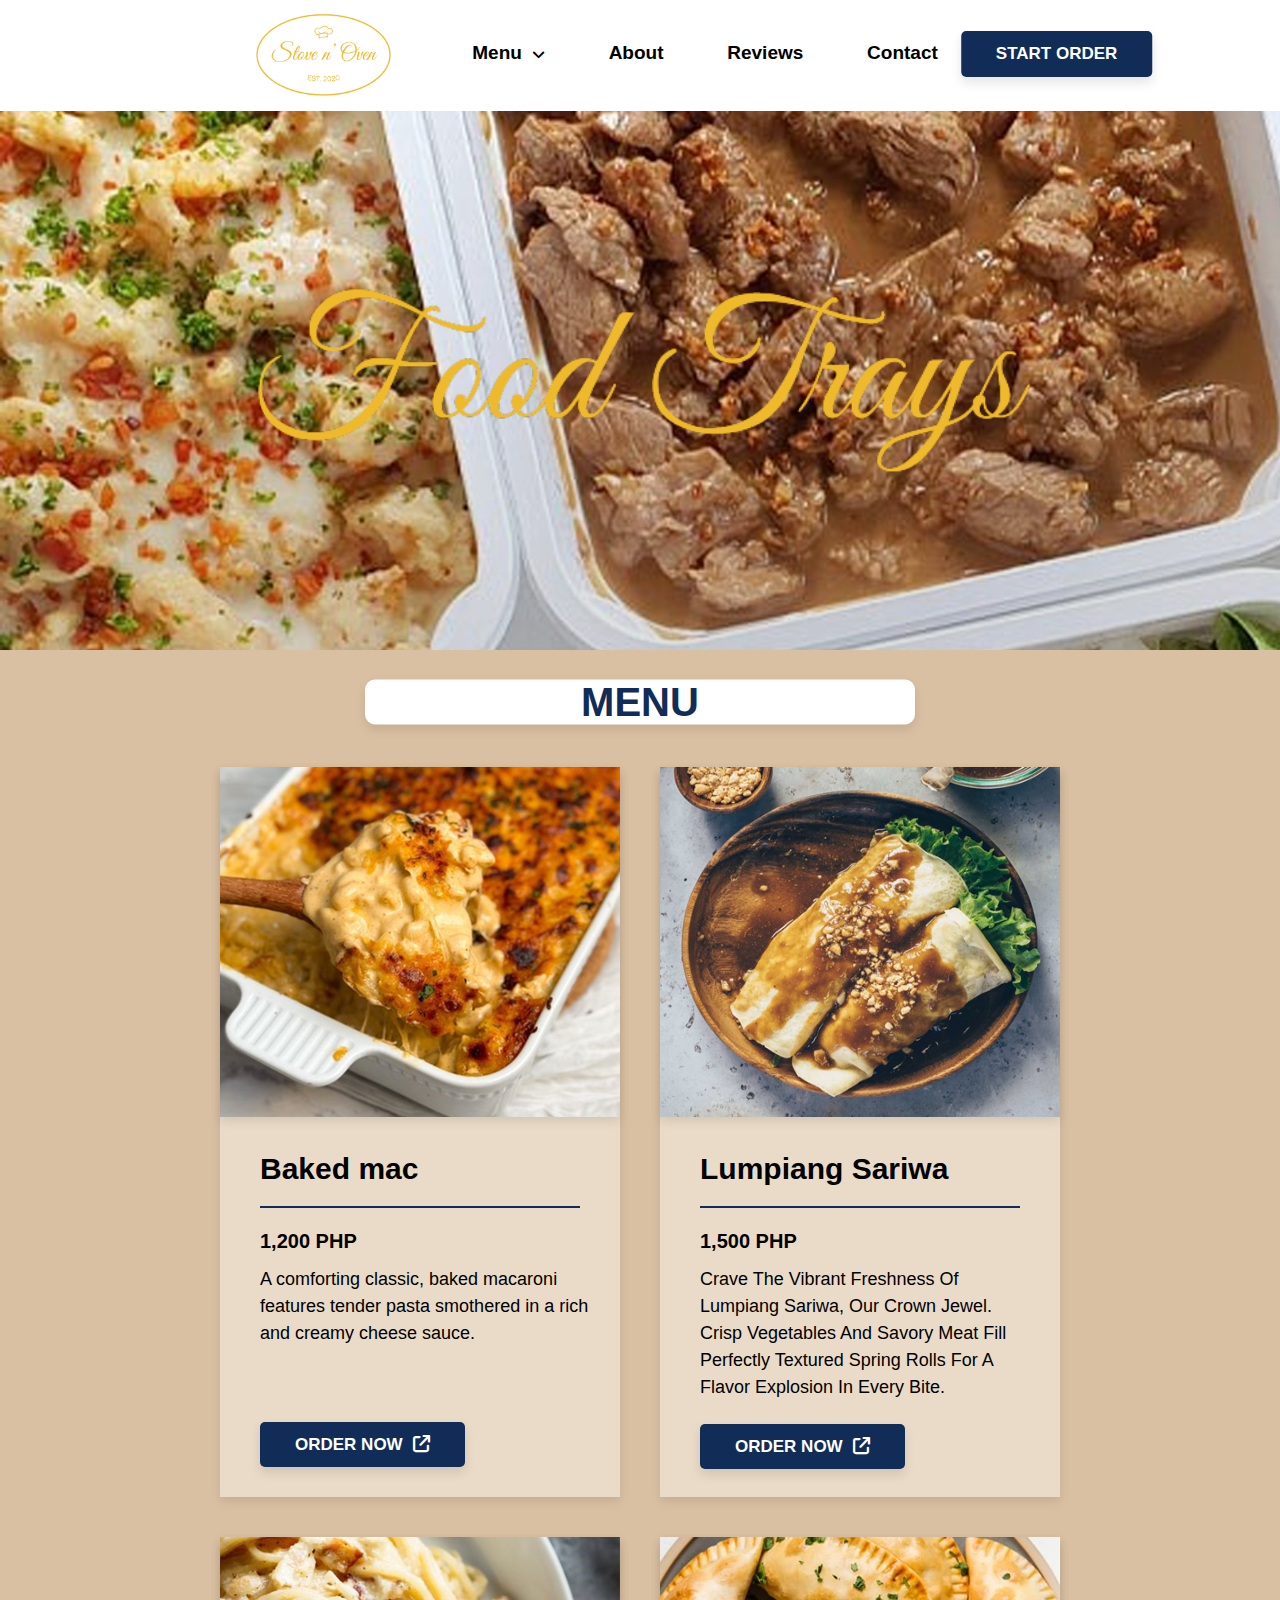
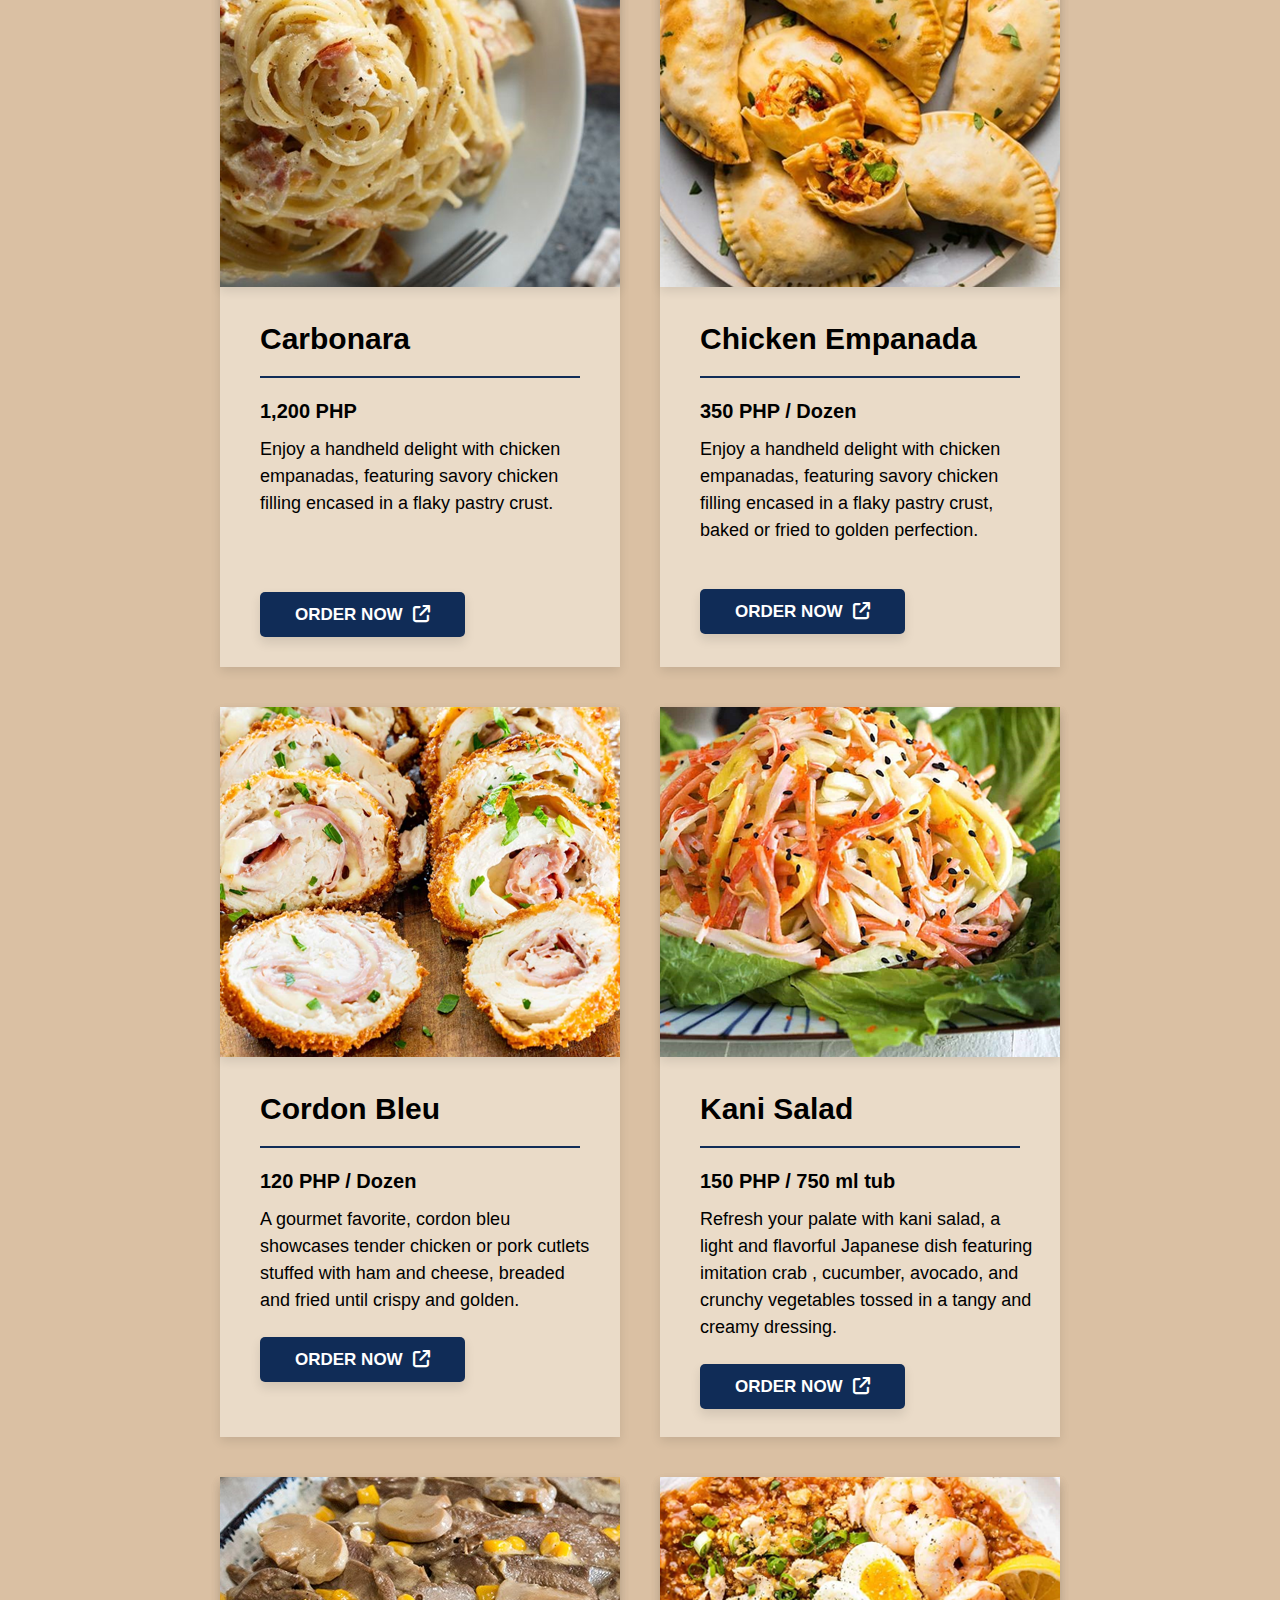
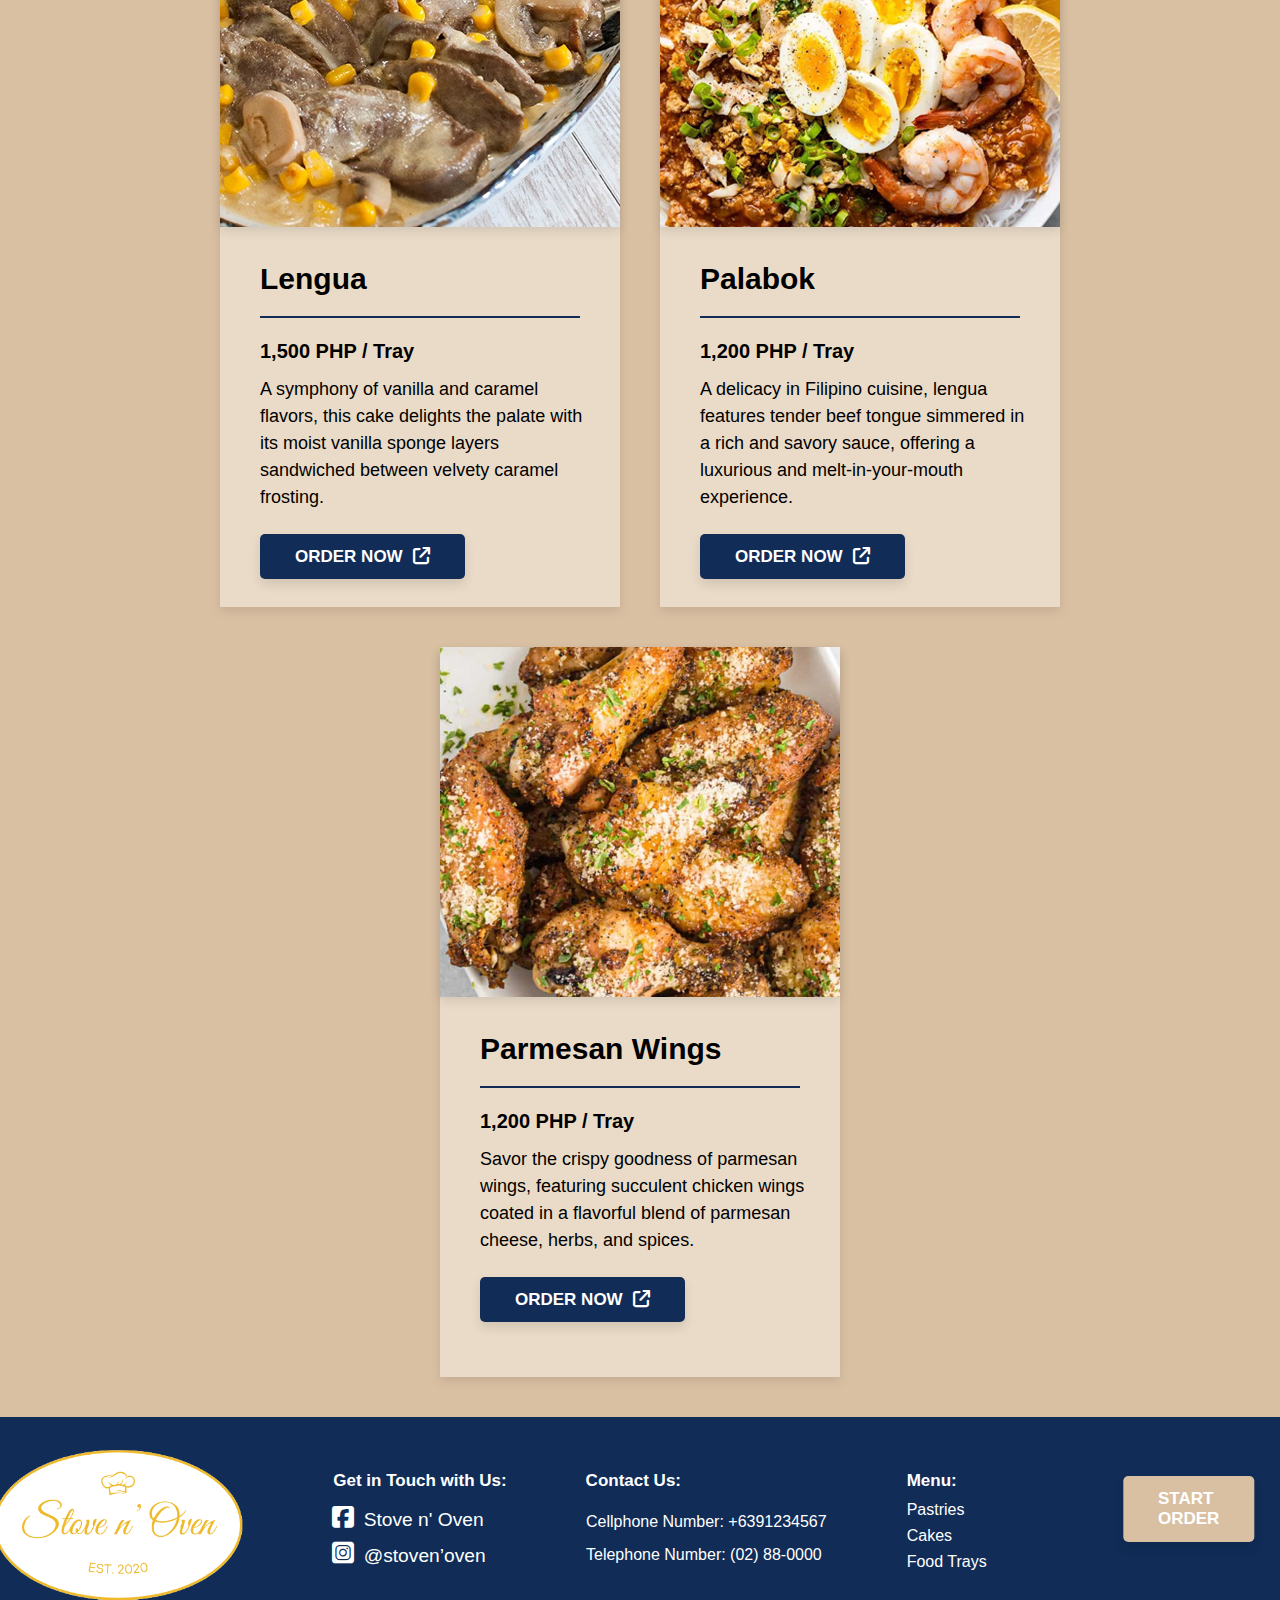
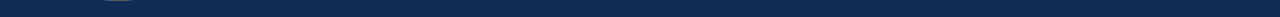
<file: food-trays.html>
<!DOCTYPE html>
<html lang="en">
<head>
    <meta charset="UTF-8">
    <meta name="viewport" content="width=device-width, initial-scale=1.0">
    <title>Stove n' Oven - Food Trays</title>
    <link rel="icon" type="image/x-icon" href="images/favicon/favicon.ico">
    <link rel="stylesheet" href="https://cdnjs.cloudflare.com/ajax/libs/font-awesome/6.5.2/css/all.min.css">
    <link rel="stylesheet" href="style-food-trays.css">
</head>
<body>
<header>
    <a href="index.html">
        <img src="images/logo.png" alt="Logo">
    </a>
    <nav class="navbar">
        <a href="#">Menu<i class="fas fa-angle-down"></i></a>
        <div class="submenu">
            <a href="pastries.html"><img src="images/logo-menu-image-pastries.png">Pastries</a>
            <a href="cakes.html"><img src="images/logo-menu-image-cakes.png">Cakes</a>
            <a href="food-trays.html"><img src="images/logo-menu-image-foodtrays.png">Food Trays</a>
        </div>
        <a href="about.html">About</a>
        <a href="review.html">Reviews</a>
        <a href="contact.html">Contact</a> 
    </nav>
        <a href="pastries.html" class="btn">START ORDER</a>
</header>

<script>
let menu = document.querySelector('.navbar a');
let submenu = document.querySelector('.submenu');
let submenuItems = document.querySelectorAll('.submenu a');

let submenuVisible = false;

menu.addEventListener('click', function(event) {
    event.preventDefault();
    if (!submenuVisible) {
        submenu.style.opacity = '0'; 
        submenu.style.display = 'block';
        setTimeout(() => {
            submenu.style.opacity = '1'; 
        }, 50); 
        submenuVisible = true;
    } else {
        submenu.style.opacity = '0'; 
        setTimeout(() => {
            submenu.style.display = 'none'; 
        }, 300); 
        submenuVisible = false;
    }
});

submenuItems.forEach(item => {
    item.addEventListener('click', function() {
        submenu.style.display = 'none';
        submenuVisible = false;
    });
});
</script>

<!-- SECTION 1 -->

<section class = "menuheader"> 
    
    <div class = "imgbannerfoodtrays">

   
    <img src="food trays banner.png" alter="food-trays-banner"> 
    </div>


</section>

<!-- SECTION 1 -->
<section class = menu>
    <div class = "header1"> 
        <h1> MENU </h1>
    </div>
    <div  class = "flexbox-container-menu">
        <div class="flexbox-item flexbox-item-1-menu"> 

           <img src="food trays/1.png" alt="Best Seller 1" width="400" height="350">
           <h1>Baked mac</h1>
           <hr class = "line" color = #102c57 size=4 noshade>
           <h2>1,200 PHP</h2>
           <p> A comforting classic, baked macaroni features tender pasta smothered in a rich and creamy cheese sauce. </p>
           <a href="billing-form.html" class="btn">ORDER NOW<i class="fa-solid fa-arrow-up-right-from-square"></i></a> 
           
        </div>
        <div class="flexbox-item flexbox-item-2-menu"">
            <img src="images/best-seller-image-2.png" alt="Best Seller 2" width="400" height="350">
            <h1>Lumpiang Sariwa</h1></a>
            <hr class = "line" color = #102c57 size=4 noshade>
            <h2>1,500 PHP</h2>
            <p>Crave The Vibrant Freshness Of Lumpiang Sariwa, Our Crown Jewel. Crisp Vegetables And Savory Meat Fill Perfectly Textured Spring Rolls For A Flavor Explosion In Every Bite.</p> 
             
            <a href="billing-form.html" class="btn">ORDER NOW<i class="fa-solid fa-arrow-up-right-from-square"></i></a>  
        </div>
        <div class="flexbox-item flexbox-item-3-menu">
            <img src="food trays/3.png" alt="Best Seller 3" width="400" height="350">
            <a href="link_to_your_page.html"><h1>Carbonara</h1></a>
            <hr class = "line" color = #102c57 size=4 noshade>
            <h2>1,200 PHP </h2>
            <p> Enjoy a handheld delight with chicken empanadas, featuring savory chicken filling encased in a flaky pastry crust.

            </p>
            
            <a href="billing-form.html" class="btn">ORDER NOW<i class="fa-solid fa-arrow-up-right-from-square"></i></a> 
        </div>
        <!--Row 2-->
        <div class="flexbox-item flexbox-item-4-menu"> 

            <img src="food trays/4.png" alt="Best Seller 1" width="400" height="350">
            <h1>Chicken Empanada</h1>
            <hr class = "line" color = #102c57 size=4 noshade>
            <h2>350 PHP / Dozen</h2>
            <p>Enjoy a handheld delight with chicken empanadas, featuring savory chicken filling encased in a flaky pastry crust, baked or fried to golden perfection.</p>
            <a href="billing-form.html" class="btn">ORDER NOW<i class="fa-solid fa-arrow-up-right-from-square"></i></a> 
            
         </div>
         <div class="flexbox-item flexbox-item-5-menu">
             <img src="food trays/5.png" alt="Best Seller 2" width="400" height="350">
             <h1>Cordon Bleu</h1></a>
             <hr class = "line" color = #102c57 size=4 noshade>
             <h2>120 PHP / Dozen</h2>
             <p>A gourmet favorite, cordon bleu showcases tender chicken or pork cutlets stuffed with ham and cheese, breaded and fried until crispy and golden.</p>           
              
             <a href="billing-form.html" class="btn">ORDER NOW<i class="fa-solid fa-arrow-up-right-from-square"></i></a>  
         </div>
         <div class="flexbox-item flexbox-item-6-menu">
             <img src="food trays/6.png" alt="Best Seller 3" width="400" height="350">
             <a href="link_to_your_page.html"><h1>Kani Salad</h1></a>
             <hr class = "line" color = #102c57 size=4 noshade>
             <h2>150 PHP / 750 ml tub</h2>
             <p>Refresh your palate with kani salad, a light and flavorful Japanese dish featuring imitation crab , cucumber, avocado, and crunchy vegetables tossed in a tangy and creamy dressing.</p>
             
             <a href="billing-form.html" class="btn">ORDER NOW<i class="fa-solid fa-arrow-up-right-from-square"></i></a> 
         </div>
         <!--Row 3-->
         <div class="flexbox-item flexbox-item-7-menu"> 

            <img src="food trays/7.png" alt="Best Seller 1" width="400" height="350">
            <h1>Lengua</h1>
            <hr class = "line" color = #102c57 size=4 noshade>
            <h2>1,500 PHP / Tray</h2>
            <p>A symphony of vanilla and caramel flavors, this cake delights the palate with its moist vanilla sponge layers sandwiched between velvety caramel frosting. </p>
            <a href="billing-form.html" class="btn">ORDER NOW<i class="fa-solid fa-arrow-up-right-from-square"></i></a> 
            
         </div>
         <div class="flexbox-item flexbox-item-8-menu">
             <img src="food trays/8.png" alt="Best Seller 2" width="400" height="350">
           <h1>Palabok</h1>
             <hr class = "line" color = #102c57 size=4 noshade>
             <h2>1,200 PHP / Tray</h2>
             <p>A delicacy in Filipino cuisine, lengua features tender beef tongue simmered in a rich and savory sauce, offering a luxurious and melt-in-your-mouth experience. </p>           
              
             <a href="billing-form.html" class="btn">ORDER NOW<i class="fa-solid fa-arrow-up-right-from-square"></i></a>  
         </div>
         <div class="flexbox-item flexbox-item-9-menu">
             <img src="food trays/9.png" alt="Best Seller 3" width="400" height="350">
             <h1>Parmesan Wings</h1>
             <hr class = "line" color = #102c57 size=4 noshade>
             <h2>1,200 PHP / Tray </h2>
             <p>Savor the crispy goodness of parmesan wings, featuring succulent chicken wings coated in a flavorful blend of parmesan cheese, herbs, and spices.
             </p>
             
             <a href="billing-form.html" class="btn">ORDER NOW<i class="fa-solid fa-arrow-up-right-from-square"></i></a> 
         </div>
    </div>
</section>




<footer>
    <div class="footer-content">
        <a href="index.html">
            <img src="images/logo.png">
        </a>
        <div class="header1">
            <h1>Get in Touch with Us:</h1>
        </div>

        <div class="paragraph1">
            <a href="https://www.facebook.com/stovenoven">
                <p><i class="fa-brands fa-square-facebook"></i>Stove n' Oven</p>
            </a>
            <a href="https://www.instagram.com/stove.noven/?hl=en">
            <p><i class="fa-brands fa-square-instagram"></i>@stoven’oven</p>
            </a>
        </div>

        <div class="header2">
            <h1>Contact Us:</h1>
        </div>

        <div class="paragraph2">
            <p>Cellphone Number: +6391234567</p>
            <p>Telephone Number: (02) 88-0000</p>
        </div>
        <div class="header3">
            <h1>Menu:</h1>
        </div>
        <div class="footer-menu">
            <a href="pastries.html"><p>Pastries</p></a>
            <a href="cakes.html"><p>Cakes</p></a>
            <a href="food-trays.html"><p>Food Trays</p></a>
        </div>
        <a href="pastries.html" class="btn">START ORDER</a>
    </div>
</footer>
</body>
</html>
</file>
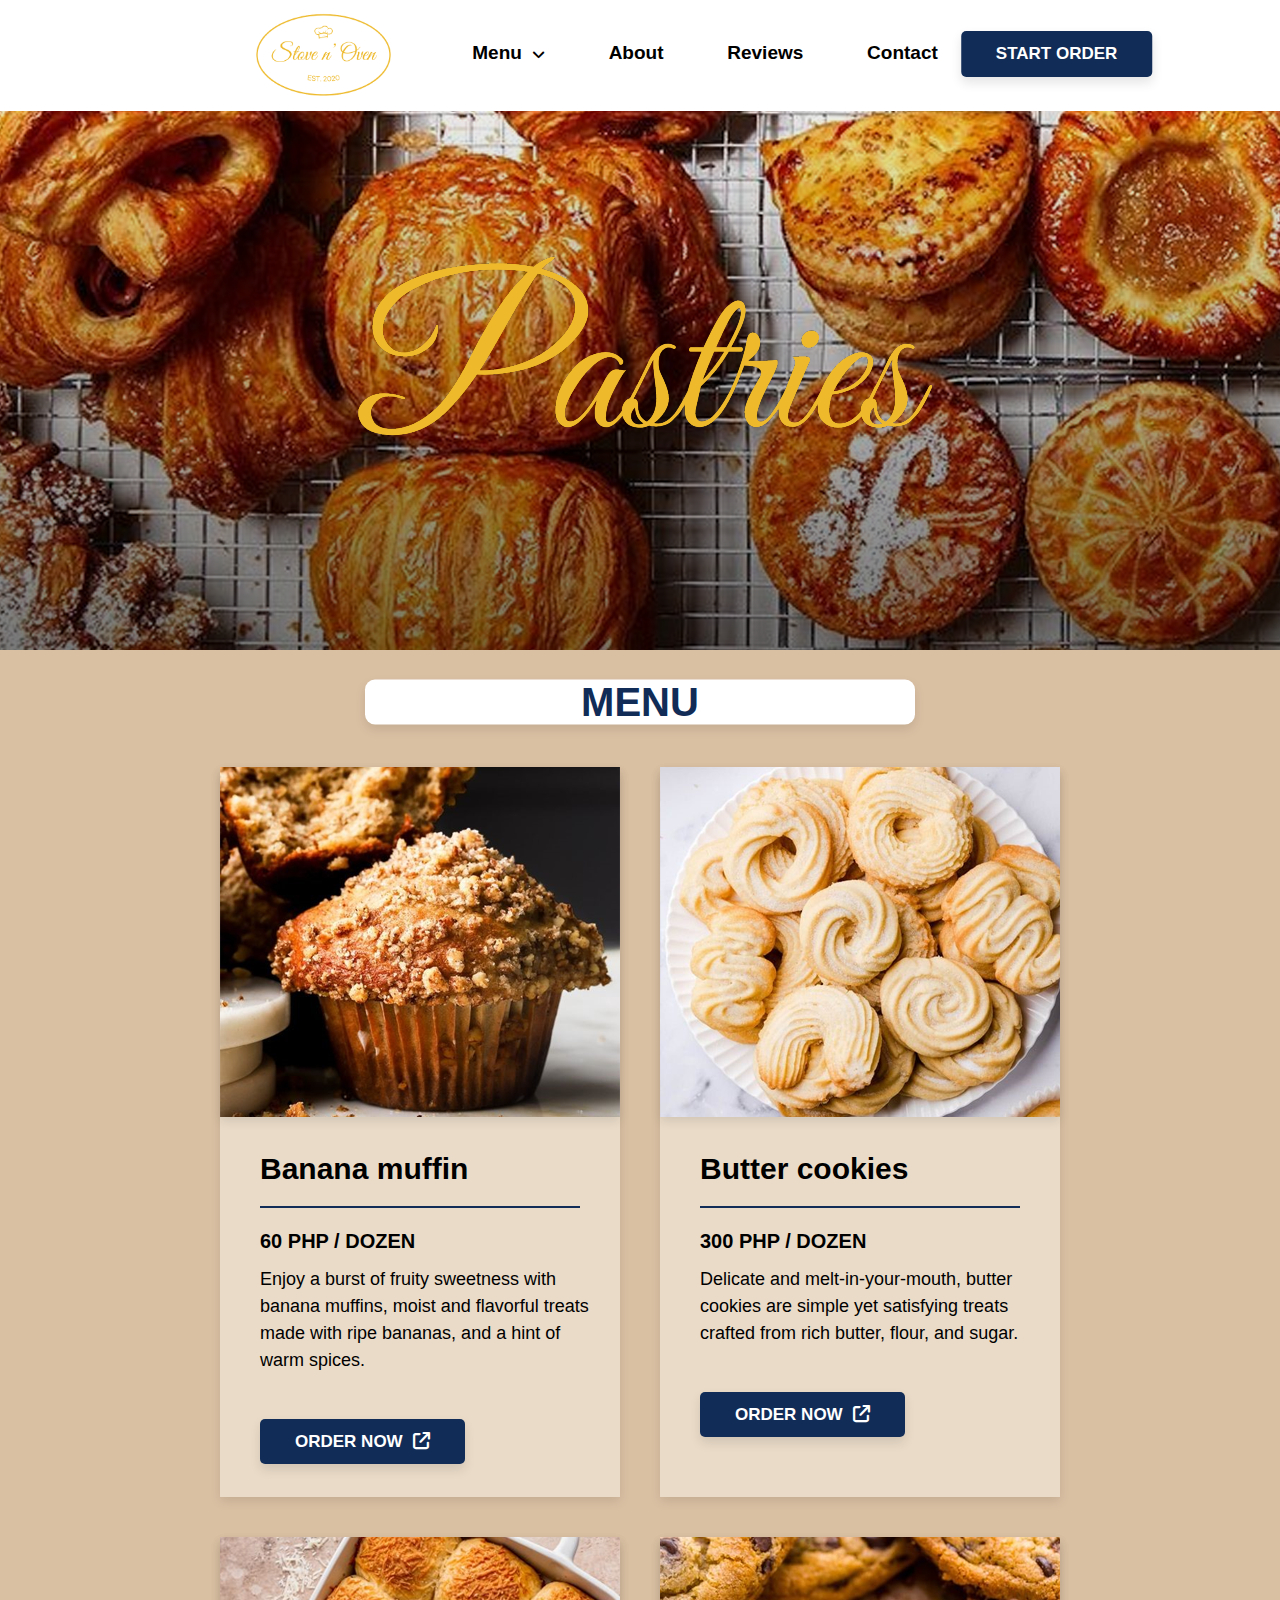
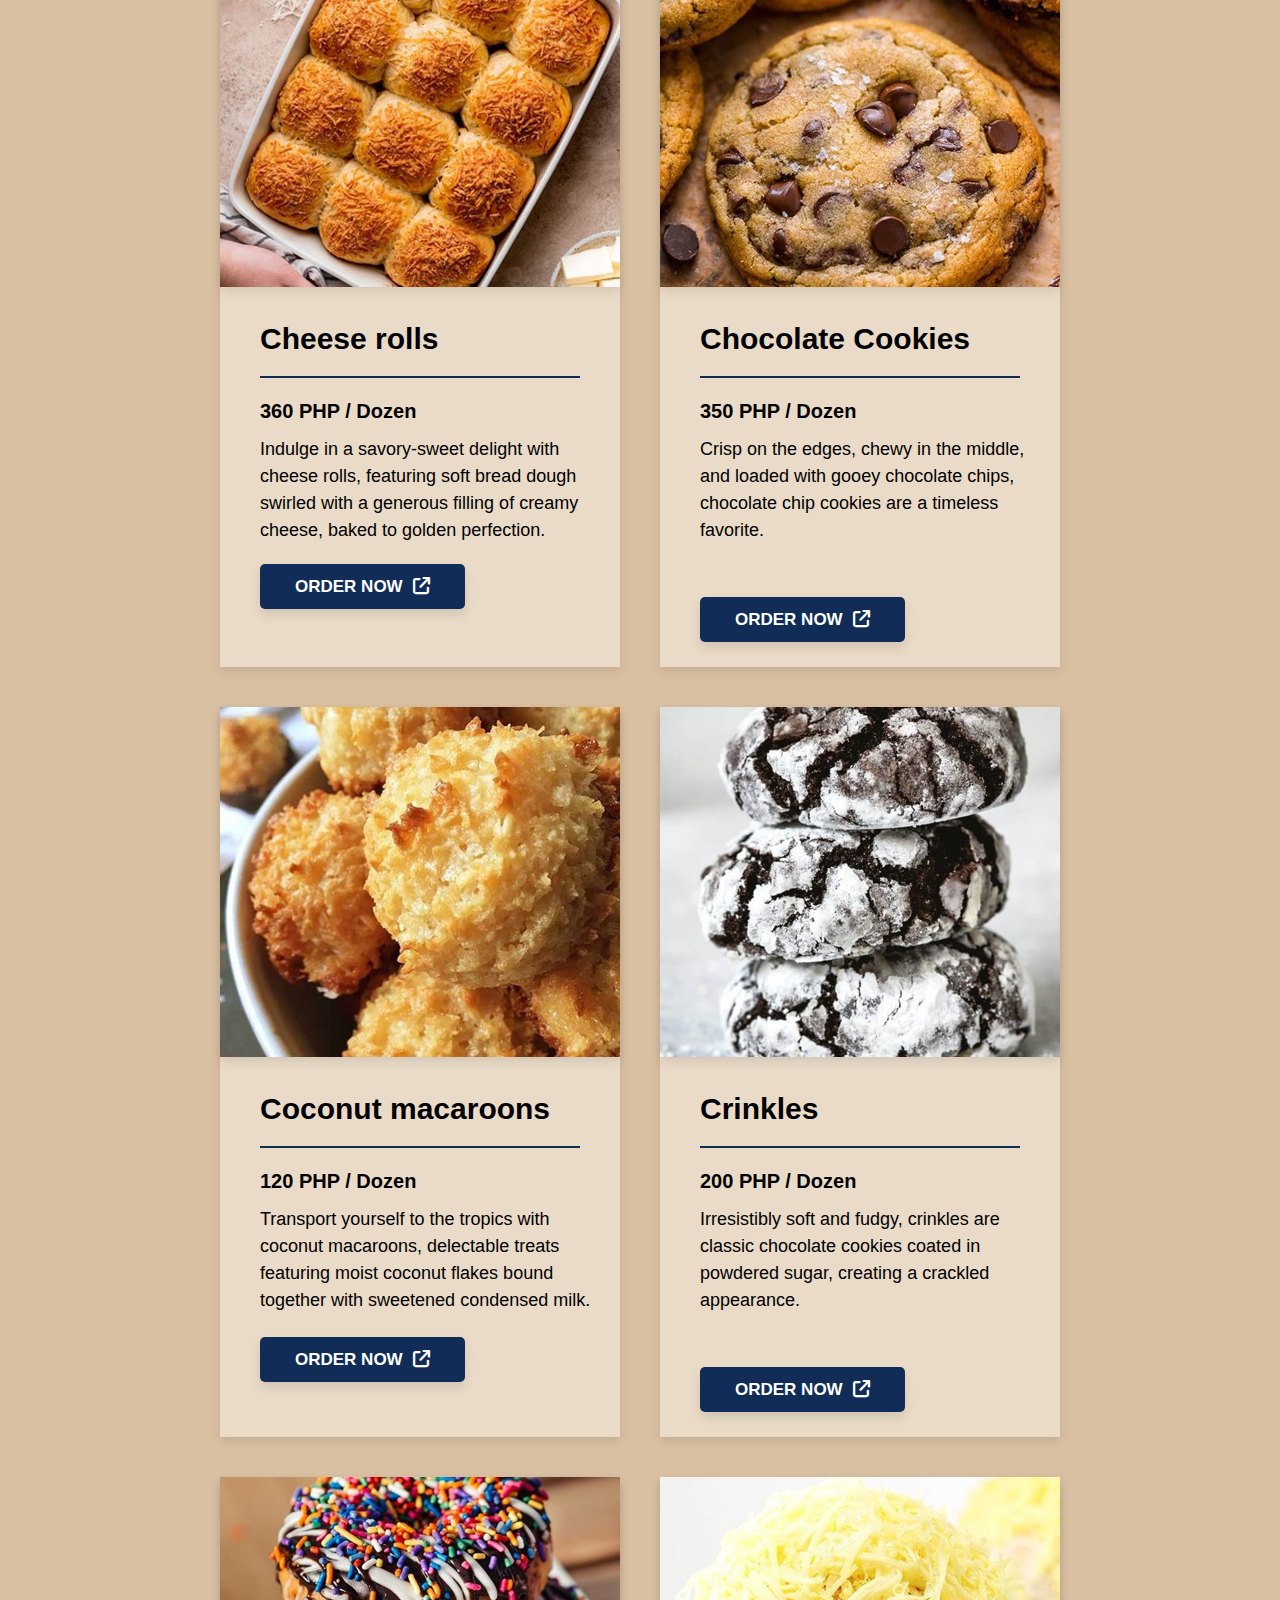
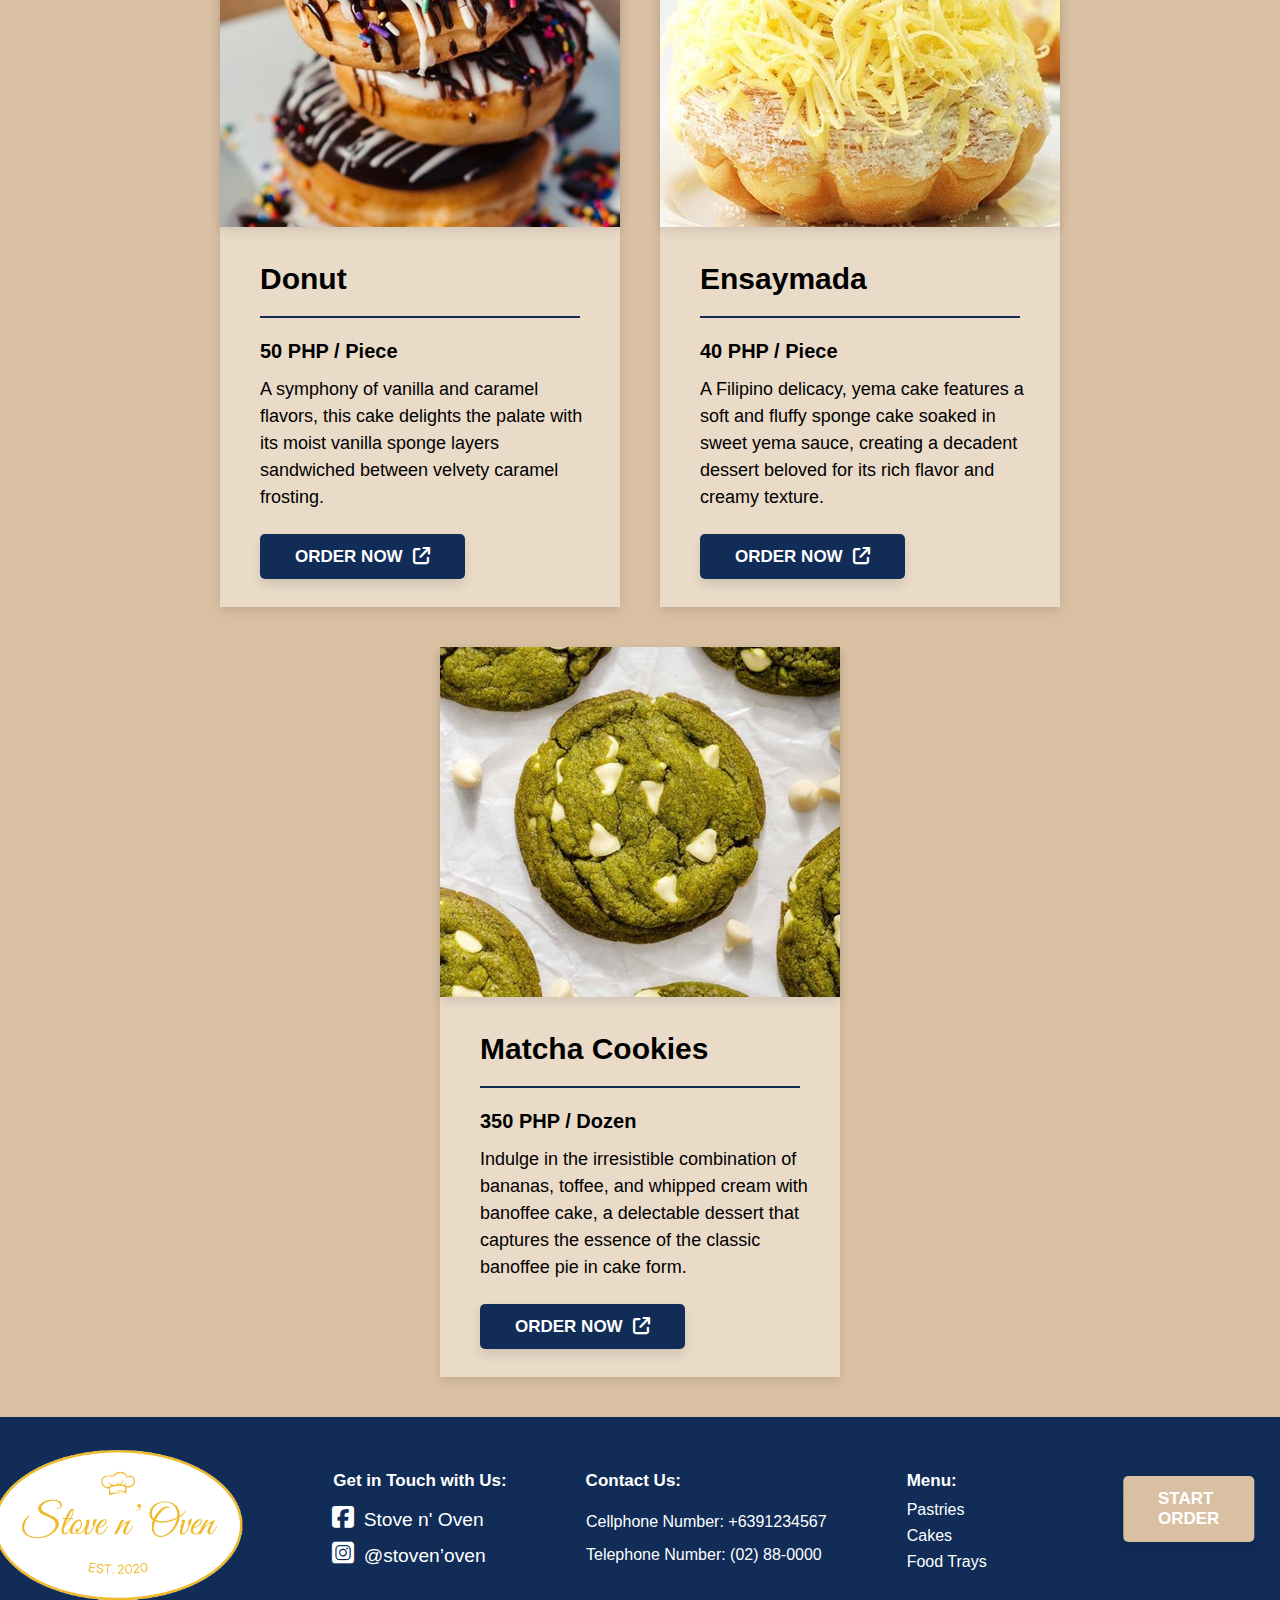
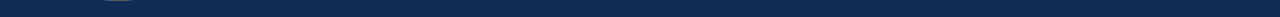
<file: pastries.html>
<!DOCTYPE html>
<html lang="en">
<head>
    <meta charset="UTF-8">
    <meta name="viewport" content="width=device-width, initial-scale=1.0">
    <title>Stove n' Oven - Pastries</title>
    <link rel="icon" type="image/x-icon" href="images/favicon/favicon.ico">
    <link rel="stylesheet" href="https://cdnjs.cloudflare.com/ajax/libs/font-awesome/6.5.2/css/all.min.css">
    <link rel="stylesheet" href="style-pastries.css">
</head>
<body>
<header>
    <a href="index.html">
        <img src="images/logo.png" alt="Logo">
    </a>
    <nav class="navbar">
        <a href="#">Menu<i class="fas fa-angle-down"></i></a>
        <div class="submenu">
            <a href="pastries.html"><img src="images/logo-menu-image-pastries.png">Pastries</a>
            <a href="cakes.html"><img src="images/logo-menu-image-cakes.png">Cakes</a>
            <a href="food-trays.html"><img src="images/logo-menu-image-foodtrays.png">Food Trays</a>
        </div>
        <a href="about.html">About</a>
        <a href="review.html">Reviews</a>
        <a href="contact.html">Contact</a> 
    </nav>
        <a href="pastries.html" class="btn">START ORDER</a>
</header>

<script>
let menu = document.querySelector('.navbar a');
let submenu = document.querySelector('.submenu');
let submenuItems = document.querySelectorAll('.submenu a');

let submenuVisible = false;

menu.addEventListener('click', function(event) {
    event.preventDefault();
    if (!submenuVisible) {
        submenu.style.opacity = '0'; 
        submenu.style.display = 'block';
        setTimeout(() => {
            submenu.style.opacity = '1'; 
        }, 50); 
        submenuVisible = true;
    } else {
        submenu.style.opacity = '0'; 
        setTimeout(() => {
            submenu.style.display = 'none'; 
        }, 300); 
        submenuVisible = false;
    }
});

submenuItems.forEach(item => {
    item.addEventListener('click', function() {
        submenu.style.display = 'none';
        submenuVisible = false;
    });
});
</script>

<!-- SECTION 1 -->

<section class = "menuheader"> 
        
    <img src="pastries banner.png" alter="pastries-banner"> 


</section>


<!-- SECTION 1 -->
<section class = menu>
    <div class = "header1"> 
        <h1> MENU </h1>
    </div>
    <div  class = "flexbox-container-menu">
        <div class="flexbox-item flexbox-item-1-menu"> 

           <img src="pastries/2.png" alt="Best Seller 1" width="400" height="350">
           <h1>Banana muffin</h1>
           <hr class = "line" color = #102c57 size=4 noshade>
           <h2>60 PHP / DOZEN</h2>
           <p> Enjoy a burst of fruity sweetness with banana muffins, moist and flavorful treats made with ripe bananas, and a hint of warm spices. </p>
           <a href="billing-form.html" class="btn">ORDER NOW<i class="fa-solid fa-arrow-up-right-from-square"></i></a> 
           
        </div>
        <div class="flexbox-item flexbox-item-2-menu">
            <img src="pastries/3.png" alt="Best Seller 2" width="400" height="350">
           <h1>Butter cookies</h1>
            <hr class = "line" color = #102c57 size=4 noshade>
            <h2>300 PHP / DOZEN</h2>
            <p>Delicate and melt-in-your-mouth, butter cookies are simple yet satisfying treats crafted from rich butter, flour, and sugar.</p> 
             
            <a href="billing-form.html" class="btn">ORDER NOW<i class="fa-solid fa-arrow-up-right-from-square"></i></a>  
        </div>
        <div class="flexbox-item flexbox-item-3-menu">
            <img src="pastries/4.png" alt="Best Seller 3" width="400" height="350">
            <h1>Cheese rolls</h1>
            <hr class = "line" color = #102c57 size=4 noshade>
            <h2>360 PHP / Dozen</h2>
            <p> Indulge in a savory-sweet delight with cheese rolls, featuring soft bread dough swirled with a generous filling of creamy cheese, baked to golden perfection.

            </p>
            
            <a href="billing-form.html" class="btn">ORDER NOW<i class="fa-solid fa-arrow-up-right-from-square"></i></a> 
        </div>
        <!--Row 2-->
        <div class="flexbox-item flexbox-item-4-menu"> 

            <img src="pastries/5.png" alt="Best Seller 1" width="400" height="350">
            <h1>Chocolate Cookies</h1>
            <hr class = "line" color = #102c57 size=4 noshade>
            <h2>350 PHP / Dozen</h2>
            <p> Crisp on the edges, chewy in the middle, and loaded with gooey chocolate chips, chocolate chip cookies are a timeless favorite. </p>
            <a href="billing-form.html" class="btn">ORDER NOW<i class="fa-solid fa-arrow-up-right-from-square"></i></a> 
            
         </div>
         <div class="flexbox-item flexbox-item-5-menu">
             <img src="pastries/6.png" alt="Best Seller 2" width="400" height="350">
            <h1>Coconut macaroons</h1>
             <hr class = "line" color = #102c57 size=4 noshade>
             <h2>120 PHP / Dozen</h2>
             <p>Transport yourself to the tropics with coconut macaroons, delectable treats featuring moist coconut flakes bound together with sweetened condensed milk. </p>           
              
             <a href="billing-form.html" class="btn">ORDER NOW<i class="fa-solid fa-arrow-up-right-from-square"></i></a>  
         </div>
         <div class="flexbox-item flexbox-item-6-menu">
             <img src="pastries/7.png" alt="Best Seller 3" width="400" height="350">
            <h1>Crinkles</h1>
             <hr class = "line" color = #102c57 size=4 noshade>
             <h2>200 PHP / Dozen</h2>
             <p>Irresistibly soft and fudgy, crinkles are classic chocolate cookies coated in powdered sugar, creating a crackled appearance. </p>
             
             <a href="billing-form.html" class="btn">ORDER NOW<i class="fa-solid fa-arrow-up-right-from-square"></i></a> 
         </div>
         <!--Row 3-->
         <div class="flexbox-item flexbox-item-7-menu"> 

            <img src="pastries/1.png" alt="Best Seller 1" width="400" height="350">
            <h1>Donut</h1>
            <hr class = "line" color = #102c57 size=4 noshade>
            <h2>50 PHP / Piece</h2>
            <p>A symphony of vanilla and caramel flavors, this cake delights the palate with its moist vanilla sponge layers sandwiched between velvety caramel frosting. </p>
            <a href="billing-form.html" class="btn">ORDER NOW<i class="fa-solid fa-arrow-up-right-from-square"></i></a> 
            
         </div>
         <div class="flexbox-item flexbox-item-8-menu"">
             <img src="pastries/8.png" alt="Best Seller 2" width="400" height="350">
             <h1>Ensaymada</h1>
             <hr class = "line" color = #102c57 size=4 noshade>
             <h2>40 PHP / Piece</h2>
             <p>A Filipino delicacy, yema cake features a soft and fluffy sponge cake soaked in sweet yema sauce, creating a decadent dessert beloved for its rich flavor and creamy texture. </p>           
              
             <a href="billing-form.html" class="btn">ORDER NOW<i class="fa-solid fa-arrow-up-right-from-square"></i></a>  
         </div>
         <div class="flexbox-item flexbox-item-9-menu">
             <img src="pastries/9.png" alt="Best Seller 3" width="400" height="350">
             <h1>Matcha Cookies</h1>
             <hr class = "line" color = #102c57 size=4 noshade>
             <h2>350 PHP / Dozen </h2>
             <p>Indulge in the irresistible combination of bananas, toffee, and whipped cream with banoffee cake, a delectable dessert that captures the essence of the classic banoffee pie in cake form.
             </p>
             
             <a href="billing-form.html" class="btn">ORDER NOW<i class="fa-solid fa-arrow-up-right-from-square"></i></a> 
         </div>
    </div>
    
</section>



<footer>
    <div class="footer-content">
        <a href="index.html">
            <img src="images/logo.png">
        </a>
        <div class="header1">
            <h1>Get in Touch with Us:</h1>
        </div>

        <div class="paragraph1">
            <a href="https://www.facebook.com/stovenoven">
                <p><i class="fa-brands fa-square-facebook"></i>Stove n' Oven</p>
            </a>
            <a href="https://www.instagram.com/stove.noven/?hl=en">
            <p><i class="fa-brands fa-square-instagram"></i>@stoven’oven</p>
            </a>
        </div>

        <div class="header2">
            <h1>Contact Us:</h1>
        </div>

        <div class="paragraph2">
            <p>Cellphone Number: +6391234567</p>
            <p>Telephone Number: (02) 88-0000</p>
        </div>
        <div class="header3">
            <h1>Menu:</h1>
        </div>
        <div class="footer-menu">
            <a href="pastries.html"><p>Pastries</p></a>
            <a href="cakes.html"><p>Cakes</p></a>
            <a href="food-trays.html"><p>Food Trays</p></a>
        </div>
        <a href="pastries.html" class="btn">START ORDER</a>
    </div>
</footer>
</body>
</html>
</file>
<file: style.css>
* {
    margin: 0;
    box-sizing: border-box;
    font-family: 'Inter', sans-serif;
    outline: none;
    border: none;
    text-decoration: none;
    transition: .2s linear;
 
}
html {
    font-size: 63.5%;
    scroll-behavior: smooth;
    scroll-padding-top: 6rem;
    overflow-x: hidden;
    max-width: 1080;
}

section {
    padding: 2rem 9%;
}


/* test */


/* Central button style */

.btn {
    position: absolute;
    top: 64rem;
    left: 50%;
    transform: translate(-50%, -50%);
    background-color: #102c57;
    color: white;
    font-weight: bold;
    font-size: 17px;
    padding: 30px 70px;
    border-radius:5px;
    box-shadow: 0 .5rem 1rem rgba(0, 0, 0, .1);
}

.btn i {
    margin-left: 10px;
}

.btn:hover {
    background-color:#081b3c;
}

/* Header Style */
/* Navbar Toggle*/

header #toggler {
    display: none;
}

header .fa-bars{
    font-size: 2rem;
    color: #333;
    border-radius: .5rem;
    padding: .5rem 1.5rem;
    cursor: pointer;
    border: .1rem solid rgba(0,0,0,.3);
    display: none;
}



@media (max-width: 768px) {
    header .fa-bars {
        display: block;
    }
    header .navbar {
        position: absolute;
        top: 0;
        left: 0;
        right: 0;
        background: #eee;
        border-top: .1rem solid rgba(0, 0, 0, .1);
        clip-path: polygon(0 0, 100% 0, 100% 0, 0 0);
    }

    header #toggler:checked ~ .navbar {
        clip-path: polygon(0 0, 100% 0, 100% 100%, 0 100%);
       
    }

    header .navbar a {
        margin: 1.5rem;
        padding: 1.5rem;
        background: #fff;
        border: .1rem solid rgba(0, 0, 0, .1);
        display: block;
    }
    .home .content h3{
        font-size: 5rem;
    }

    .home .content span{
        font-size: 2.5rem;
    }
    #toggler:checked ~ .navbar-toggle {
        display: block;
    }
}


header {
    position: relative;
    top: 0;
    left: 0;
    right: 0;
    background: white;
    padding: 1.3rem 20%;
    display: flex;
    align-items: center;
    z-index: 900;
    justify-content: center;
}

header a img {
    width: 135px;
    height: auto;
}

.navbar {
    margin-left: 3rem;
    margin-right: auto;
    margin-top: -4px;
}
.navbar a {
    font-size: 19px;
    font-weight: bolder;
    padding: 1rem;
    color: black;
    margin-left: 4rem;
    transition: color 0.3s;
}

.navbar a:hover, .navbar a:hover i {
    color: #102c57; 
}

.navbar i {
    margin-left: 10px;
    font-size: 15px;
}

.submenu {
    display: none;
    justify-content: center;
    position: absolute;
    background-color: #fff;
    box-shadow: 0 2px 8px rgba(0, 0, 0, 0.10);
    z-index: 1;
    margin-top: 46px;
    left: 0;
    width: 100%;
    text-align: center;
}

.submenu a {
    display: inline-block;
    padding: 1px;
    color: black;
    text-decoration: none;
    transition: background-color 0.3s;
    margin-bottom: 10px;
    margin-left: 70px;
    margin-right: 70px;
}

.submenu img {
    height: 100px;
    width: 100px;
    vertical-align: middle;
    margin-right: 5px;
}

header .btn {
    position: absolute;
    margin-left: 41rem;
    margin-top: -58.7rem;
    background-color: #102c57;
    color: white;
    padding: 13px 35px;
    border-radius:5px; 
}

header .btn:hover {
    background-color: #081b3c; 
}

header .btn p {
    font-weight: bold;
    font-size: 17px; 
}

body {
	background-color: #dac0a3;
   
}

/* SLIDER CSS  */

.slider{
    max-width: 1920px;
    height: 610px;
    margin: auto;
    position: relative;
    overflow: hidden;
    
}

.slider .list{
    position: absolute;
    width: 100%;
    height: 100%;
    left: 0;
    top: 0;
    display: flex;
    transition: 1s;
}
.slider .list img{
    width: 1920px;
    max-width: 100vw;
    height: 100%;
    object-fit: cover;
}

.slider .dots{
    position: absolute;
    bottom: 10px;
    left: 0;
    color: #fff;
    width: 100%;
    margin: 0;
    padding: 0;
    display: flex;
    justify-content: center;
}

.slider .dots li{
    list-style: none;
    width: 10px;
    height: 10px;
    background-color: #fff;
    margin: 10px;
    border-radius: 20px;
    transition: 0.5s;
}
.slider .dots li.active{
    width: 30px;
}

.slider .text-overlay {
    position: absolute;
    top: 70%; /* Adjust as needed */
    left: 50%;
    transform: translate(-50%, -50%);
    text-align: center;
    z-index: 2; /* Ensure it's above the images */
    height: 147px;
    width:500px;
}

.slider .btn {
    position: absolute;
    top: 53rem;
    left: 50%;
    transform: translate(-50%, -50%);
    background-color: #102c57;
    color: white;
    font-family: 'Inter', sans-serif;
    font-weight: bold;
    font-size: 20px;
    padding: 10px 70px;
    border-radius:5px;
    box-shadow: 0 .5rem 1rem rgba(0, 0, 0, .1);
}
/* section 2  */

.section2{
    position: relative;
    color: #102c57;
    background-size: cover;
    text-align: center;
}

.section2 .header1{
    background-color: white;
    border-radius: 10px;
    width: 550px;
    position: relative;
    margin-top: 3%;
    left: 50%;
    transform: translate(-50%, -50%);
    box-shadow: 0 .5rem 1rem rgba(0, 0, 0, .1);
}

.section2 .header1 h1 {
    font-size: 40px;
    font-weight: 900;
}


/* flex boxes section 2 home*/

.flexbox-container{
    display: flex;
    justify-content: space-around;
    justify-content: center;
    flex-wrap: wrap;
}


.flexbox-item {
    width: 200px;
    margin: 20px;
    background-color: #eadbc8;
    text-align:justify;
}

.flexbox-item-1 {
    width: 400px;
    height: 680px;
    box-shadow: 0 .5rem 1rem rgba(0, 0, 0, .1); 
}

.flexbox-item-1 .btn {
    position: relative;
    top:5%;
    left:10%;
    background-color: #102c57;
    color: white;
    padding: 13px 35px;
    border-radius:5px; 
}

.flexbox-item-1 .btn:hover {
    background-color: #081b3c; 
}

.flexbox-item-2 {
    width: 400px;
    height: 680px;
    box-shadow: 0 .5rem 1rem rgba(0, 0, 0, .1);
}

.flexbox-item-2 .btn {
    position: relative;
    top:5%;
    left:10%;
    background-color: #102c57;
    color: white;
    padding: 13px 35px;
    border-radius:5px; 
}

.flexbox-item-2 .btn:hover {
    background-color: #081b3c; 
}

.flexbox-item-3 {
    width: 400px;
    height: 680px;
    box-shadow: 0 .5rem 1rem rgba(0, 0, 0, .1);
}

.flexbox-item-3 .btn {
    position: relative;
    top:5%;
    left:10%;
    background-color: #102c57;
    color: white;
    padding: 13px 35px;
    border-radius:5px; 
}

.flexbox-item-3 .btn:hover {
    background-color: #081b3c; 
}

.flexbox-container img{
    margin-bottom:3%;
    box-shadow: 0 .5rem 1rem rgba(0, 0, 0, .1);
}


.flexbox-container p {
    font-size: 18px;
    text-align: left;
    margin-right:6%;
    margin-left:10%;
    color: black;
    font-weight: normal;
    line-height: 1.5;
}

.flexbox-container a h1{
    margin-right:6%;
    margin-left:10%;
    font-size: 30px;
    text-align: left;
    color: black;
    font-weight: 800;
    line-height: 2.5;
}

.flexbox-container h1:hover {
    color:#102c57;
}

@media screen and (max-width:2000px){
    .section2{
    padding: 5rem;
    } 
}

@media screen and (max-width:1080px){
    .section2{
    padding: 5rem;
    } 
}

@media screen and (max-width:640px){
    .section2{
    padding: 5rem;
    } 
}
/* section 3 */

.section3{
    position: relative;
    color: #102c57;
    background-size: cover;
    text-align: center;
    font-size: 40px;
}

.section3 .header2{
    background-color: white;
    border-radius: 10px;
    width: 550px;
    position: relative;
    margin-top: -5px;
    left: 50%;
    transform: translate(-50%, -50%);
    box-shadow: 0 .5rem 1rem rgba(0, 0, 0, .1);
    
}

.section3 .header2 h1{
    font-family:'Inter', sans-serif;
    font-size: 40px;
    font-weight: 900;
}


.flexbox-item1-1 .btn {
    position: relative;
    top: 80%;
    left: 18%;
    background-color: #102c57;
    color: white;
    font-weight: bold;
    font-size: 20px;
    padding: 20px 70px;
    border-radius:5px;
    box-shadow: 0 .5rem 1rem rgba(0, 0, 0, .1);
}


.flexbox-item1-2 .btn {
    position: relative;
    top: 80%;
    left: 16%;
    background-color: #102c57;
    color: white;
    font-weight: bold;
    font-size: 20px;
    padding: 20px 90px;
    border-radius:5px;
    box-shadow: 0 .5rem 1rem rgba(0, 0, 0, .1);
}

.flexbox-item1-3 .btn {
    position: relative;
    top: 80%;
    left: 14%;
    background-color: #102c57;
    color: white;
    font-weight: bold;
    font-size: 20px;
    padding: 20px 70px;
    border-radius:5px;
    box-shadow: 0 .5rem 1rem rgba(0, 0, 0, .1);
}

/*flex box 2*/ 

.flexbox-container1{
    display: flex;
    justify-content: center;
    flex-wrap: wrap;
}

.flexbox-item1 {
    width: 200px;
    margin: 10px;
    background-color: #eadbc8;
    border-radius:10px;
    text-align:left;
    font-size: 12px;
    color: black;
}

.flexbox-item1-1 {
    width: 400px;
    height: 500px;
    background-image: url('images/pastry-bottom.png');
    box-shadow: 0 .5rem 1rem rgba(0, 0, 0, .1);
   
}

.flexbox-item1-1:before {
    content: '';
    display: block;
    position: absolute;
    height: 0%;
    width: 400px;
    bottom: 67px;
    transition: height 0.5s ease-out;
    background: linear-gradient(to bottom, transparent 0%, black 100%);
  }
  
.flexbox-item1-1:hover:before {
    height: 500px;
  }

.flexbox-item1-2 {
    width: 400px;
    height:  500px;
    background-image: url('images/cakes-bottom.png');
    box-shadow: 0 .5rem 1rem rgba(0, 0, 0, .1);
}

.flexbox-item1-2:before {
    content: '';
    display: block;
    position: absolute;
    height: 0%;
    width: 400px;
    bottom: 67px;
    transition: height 0.5s ease-out;
    background: linear-gradient(to bottom, transparent 0%, black 100%);
}
  
  .flexbox-item1-2:hover:before {
    height: 500px;
}


.flexbox-item1-3 {
    width: 400px;
    height: 500px;
    background-image: url('images/foodtrays-bottom.png');
    box-shadow: 0 .5rem 1rem rgba(0, 0, 0, .1);
}

.flexbox-item1-3:before {
    content: '';
    display: block;
    position: absolute;
    height: 0%;
    width: 400px;
    bottom: 67px;
    transition: height 0.5s ease-out;
    background: linear-gradient(to bottom, transparent 0%, black 100%);
}
  
  .flexbox-item1-3:hover:before {
    height: 500px;
}

@media screen and (max-width:2000px){
    .section3{
    padding: 5rem;
    } 
}

@media screen and (max-width:1080px){
    .section3{
    padding: 5rem;
    } 
}

@media screen and (max-width:640px){
    .section3{
    padding: 7rem;
    } 
}
/* Footer */

footer{
    position: relative;
    top: 0;
    left: 0;
    right: 0;
    background: #102c57;
    padding: 2rem 6%;
    height: 200px;

}

.footer-content {
    display: flex;
    align-items: center;
    font-family: 'Inter', sans-serif;
    font-size: medium;
    flex-wrap: wrap;
    flex: 5;
    justify-content: center;
}

.footer-content a img {
   width: 250px;
   margin-top: 10px;
   margin-left: -290px;
}

.footer-content .header1 h1 {
    margin-bottom: 80px;
    margin-left: 50px;
    flex-direction: column;
    font-size: 17px;
    font-family: 'Inter', sans-serif;
    color: #fff;
    flex: 1;
}

.footer-content .paragraph1 a {
    color: white;
    font-size: larger;
}

.footer-content .paragraph1 i {
    margin-right: 10px;
    font-size: 25px;
}

.footer-content .paragraph1 p {
    margin-left: -175px;
    margin-right: 100px;
    margin-top: 20px;
    margin-bottom: -10px;
    flex-direction: column;
    font-size: 1;
    font-family: 'Inter', sans-serif;
    color: #fff;
    flex: 1;
}

.footer-content .paragraph1 p:hover {
    color:#081b3c;
}

.footer-content .header2 h1 {
    margin-bottom: 80px;
    margin-left: 0px;
    flex-direction: column;
    font-size: 17px;
    color: #fff;
    flex: 1;
}

.footer-content .paragraph2 p {
    margin-left: -95px;
    margin-right: 10px;
    margin-top: 25px;
    margin-bottom: -10px;
    flex-direction: column;
    font-size: 1;
    color: #fff;
    flex: 1;
}

.footer-content .header3 h1 {
    margin-bottom: 80px;
    margin-left: 70px;
    flex-direction: column;
    font-size: 17px;
    color: #fff;
    flex: 1;
}

.footer-content .footer-menu p {
    margin-left: -50px;
    margin-right: 10px;
    margin-top: 20px;
    margin-bottom: -10px;
    flex-direction: column;
    font-size: 1;
    font-family: 'Inter', sans-serif;
    color: #fff;
    flex: 1;
    line-height: 1  ;
}

.footer-content .footer-menu p:hover {
    color:#081b3c;
}

footer .btn {
    position: absolute;
    margin-left: 54rem;
    margin-top: -55rem;
    background-color: #dac0a3;
    color: white;
    padding: 13px 35px;
    border-radius:5px;
    box-shadow: 0 .5rem 1rem rgba(0, 0, 0, .1);   
}

/*about*/

.info{
    width: 1920px;
    font-size: 22px;
   

    color:white;
    margin-right:auto; 
    margin-left: auto;
    padding: 20px;
    text-align: justify;
    font-family: 'Inter', sans-serif;
    margin-bottom: 30px;
}


.info2{
    
    
    font-size: 22px;
    background:#eadbc8;
    
    margin-right:auto; 
    margin-left: auto;
    padding: 50px;
    text-align: justify;
    font-family: 'Inter', sans-serif;
    background-size: cover;
    
    
}

.about-flex1-container{
 display:flex;
 justify-content: space-around;
 flex-direction: column;
 align-items: center;
}

.flex-about-item{
    width:900px;
    margin:10px;
    padding:20px;
    text-align: center;;
}


.flex-about-item:hover{
    transform:scale(1.1);
}



.flex-about-item-1{

    
    height:150px;
    background-color: #dac0a3;
     box-shadow: 0 .5rem 1rem rgba(0, 0, 0, .1);
     border-radius: 20px;
     
    

}

.flex-about-item h1{
    color: #102c57;
}

.flex-about-item-2{
   
    height:150px;
    background-color: #dac0a3;
    box-shadow: 0 .5rem 1rem rgba(0, 0, 0, .1);
    border-radius: 20px;
}

.flex-about-item h1{
    color: #102c57;
}


.info3{

    font-size: 22px;
    background:#eadbc8;
    margin-right:auto; 
    margin-left: auto;
    padding: 50px;
    text-align: justify;
    font-family: 'Inter', sans-serif;
    background-size: cover;
}


.nav-flex1-container{
    display:flex;
    
    flex-direction: row;
    justify-content: center;
   }
   
   .flex-nav-item{
       
    margin:2px;
       padding:20px;
       text-align: left;;
   }
   
   .flex-nav-item-1{
   
    width:640px;
    height: 500px;
    border-radius: 20px;
   }
   
   .flex-nav-item-2{
      
    width:700px;
    height: 500px;
    border-radius: 20px;
   }

   .flex-nav-item-2 h1{
    color: #102c57;
    font-size:50px;
   }
   .flex-nav-item-2 p{
    
    font-size:30px;
    text-align: justify;
   }

   
.about {
    margin-top: 0px; 
    position: relative;
    height: 630px;
    max-width: 1920px;
}

.about-content {
    padding: 50px; 
    border-radius: 10px; 
    position: relative;
}

.about-content h1 {
    color:#102c57;
    font-size: 34px; 
    font-weight: bold;
    line-height: 1.5;
    
}

.about-content h2 {
    color:black;
    font-size: 34px;
    font-weight: normal;
    line-height: 1.5; 
}

.about-content p {
    color: black; 
    font-size: 16px; 
    line-height: 1.5; 
    margin-right: 1000px;
    text-align: justify;
}

.about-content img {
    position: absolute;
    top:55px ;
    bottom:0 ;
    left: 47%;
    right:0 ; 
    left: 30xp;
    height: 530px;
    width: 500px;
    box-shadow: 0 .5rem 1rem rgba(0, 0, 0, .1)
   
}

.about-bottom {
    background-color: #eadbc8;
    padding: 30px;
    height: 1150px;
    max-width: 1920px;
}

.about-bottom {
    background-color: #eadbc8;
    padding: 30px;
    height: 1150px;
    max-width: 1920px;
}

.mission-container {
    padding: 20px;
    width: 1000px;
    height: 200px;
    background-color: #dac0a3;
    border-radius: 20px;
    margin-top: 100px;
    margin-left: 200px;
}

.mission-content h1 {
    text-align: center;
    font-size: 30px;
    font-weight: bold;
    color: black
}

.mission-content p {
    text-align: center;
    margin-top: 30px;
    color: black;
    font-size: 20px;
    line-height: 1.5;
}

.vision-container {
    padding: 20px;
    width: 1000px;
    height: 200px;
    background-color: #dac0a3;
    border-radius: 20px;
    margin-top: 60px;
    margin-left: 200px;
}

.vision-content h1 {
    text-align: center;
    font-size: 30px;
    font-weight: bold;
    color: black
}

.vision-content p {
    text-align: center;
    margin-top: 30px;
    color: black;
    font-size: 20px;
    line-height: 1.5;
}


.location-content {
    position: relative;
    margin-left: 850px;
    margin-top: -400px;
    margin-right: 150px;
}

.location-maps iframe {
    margin-left: 250px;
    margin-top: 80px;
    height: 400px;
    width: 550px;
}

.location-content h1 {
    font-size: 44px;
    font-weight: 800;
}

.location-content p {
    font-size: 18px;
    line-height: 1.5;
    font-weight: normal;
    margin-right: 90px;
}

/*menu*/
.menuheader{
    position: relative;
    max-width: 1920px;
    height: 539px;
    background-image: url('cakes/cake-section.png');
    color: #ff0000;
    background-size: cover;
    text-align: justify;
    margin-right:auto;
    margin-left:auto;
}

.menuheader img{
    
    position: absolute;
    top: 50%;
    left: 50%;
    transform: translate(-50%,-50%);
    
}

.menuheader .imgbannerfoodtrays img{
    
    position: absolute;
    top: 50%;
    left: 50%;
    transform: translate(-50%,-50%);
    width: 809px;
    height: 539px;
}

/* flex boxes maenu*/

.menu{
    position: relative;
    color: #102c57;
    background-size: cover;
    text-align: center;
}

.menu .header1{
    background-color: white;
    border-radius: 10px;
    width: 550px;
    position: relative;
    margin-top: 3%;
    left: 50%;
    transform: translate(-50%, -50%);
    box-shadow: 0 .5rem 1rem rgba(0, 0, 0, .1);
}

.menu .header1 h1 {
    font-size: 40px;
    font-weight: 900;
}

.flexbox-container-menu{
    display: flex;
    justify-content: space-around;
    justify-content: center;
    flex-wrap: wrap;
}

/* 1 */ 

.flexbox-item menu{
    width: 200px;
    margin: 20px;
    background-color: #eadbc8;
    text-align:justify;
}



.flexbox-item-1-menu {
    width: 400px;
    height: 730px;
    box-shadow: 0 .5rem 1rem rgba(0, 0, 0, .1); 
}

.flexbox-item-1-menu .btn {
    position: relative;
    top:5%;
    left:10%;
    background-color: #102c57;
    color: white;
    padding: 13px 35px;
    border-radius:5px; 
}

.flexbox-item-1-menu .btn:hover {
    background-color: #081b3c; 
}


/*flex hover*/
.flexbox-item-1-menu:hover{
    transform:scale(1.1);
}

.flexbox-item-2-menu:hover{
    transform:scale(1.1);
}
.flexbox-item-3-menu:hover{
    transform:scale(1.1);
}

.flexbox-item-4-menu:hover{
    transform:scale(1.1);
}

.flexbox-item-5-menu:hover{
    transform:scale(1.1);
}
.flexbox-item-6-menu:hover{
    transform:scale(1.1);
}
.flexbox-item-7-menu:hover{
    transform:scale(1.1);
}
.flexbox-item-8-menu:hover{
    transform:scale(1.1);
}
.flexbox-item-9-menu:hover{
    transform:scale(1.1);
}




/* 2 */ 

.flexbox-item-2-menu {
    width: 400px;
    height: 730px;
    box-shadow: 0 .5rem 1rem rgba(0, 0, 0, .1);
}

.flexbox-item-2-menu .btn {
    position: relative;
    top:5%;
    left:10%;
    background-color: #102c57;
    color: white;
    padding: 13px 35px;
    border-radius:5px; 
}

.flexbox-item-2-menu .btn:hover {
    background-color: #081b3c; 
}

/* 3 */ 

.flexbox-item-3-menu {
    width: 400px;
    height: 730px;
    box-shadow: 0 .5rem 1rem rgba(0, 0, 0, .1);
}

.flexbox-item-3-menu .btn {
    position: relative;
    top:6rem;
    left:10%;
    background-color: #102c57;
    color: white;
    padding: 13px 35px;
    border-radius:5px; 
}

.flexbox-item-3-menu .btn:hover {
    background-color: #081b3c; 
}

@media screen and (max-width:2000px){
    .sec-1{
    padding: 5rem;
    } 
}

@media screen and (max-width:1080px){
    .sec-1{
    padding: 5rem;
    } 
}

@media screen and (max-width:640px){
    .sec-1{
    padding: 5rem;
    } 
}


/* 4 */ 
.flexbox-container-menu-2{
    display: flex;
    justify-content: space-around;
    justify-content: center;
    flex-wrap: wrap;
}

.flexbox-item-4-menu {
    width: 400px;
    height: 730px;
    box-shadow: 0 .5rem 1rem rgba(0, 0, 0, .1);
}

.flexbox-item-4-menu .btn {
    position: relative;
    top:5%;
    left:10%;
    background-color: #102c57;
    color: white;
    padding: 13px 35px;
    border-radius:5px; 
}

.flexbox-item-4-menu .btn:hover {
    background-color: #081b3c; 
}

/* 5 */ 
.flexbox-item-5-menu {
    width: 400px;
    height: 730px;
    box-shadow: 0 .5rem 1rem rgba(0, 0, 0, .1);
}

.flexbox-item-5-menu .btn {
    position: relative;
    top:5%;
    left:10%;
    background-color: #102c57;
    color: white;
    padding: 13px 35px;
    border-radius:5px; 
}

.flexbox-item-5-menu .btn:hover {
    background-color: #081b3c; 
}


/* 6 */ 

.flexbox-item-6-menu {
    width: 400px;
    height: 730px;
    box-shadow: 0 .5rem 1rem rgba(0, 0, 0, .1);
}

.flexbox-item-6-menu .btn {
    position: relative;
    top:5%;
    left:10%;
    background-color: #102c57;
    color: white;
    padding: 13px 35px;
    border-radius:5px; 
}

.flexbox-item-6-menu .btn:hover {
    background-color: #081b3c; 
}

/* ROW 3 */
@media screen and (max-width:2000px){
    .sec-2{
    padding: 5rem;
    } 
}

@media screen and (max-width:1080px){
    .sec-2{
    padding: 5rem;
    } 
}

@media screen and (max-width:640px){
    .sec-2{
    padding: 5rem;
    } 
}
/* 7 */ 
.flexbox-container-menu-3{
    display: flex;
    justify-content: space-around;
    justify-content: center;
    flex-wrap: wrap;
}

.flexbox-item-7-menu {
    width: 400px;
    height: 730px;
    box-shadow: 0 .5rem 1rem rgba(0, 0, 0, .1);
}

.flexbox-item-7-menu .btn {
    position: relative;
    top:5%;
    left:10%;
    background-color: #102c57;
    color: white;
    padding: 13px 35px;
    border-radius:5px; 
}

.flexbox-item-7-menu .btn:hover {
    background-color: #081b3c; 
}


/* 8 */ 

.flexbox-item-8-menu {
    width: 400px;
    height: 730px;
    box-shadow: 0 .5rem 1rem rgba(0, 0, 0, .1);
}

.flexbox-item-8-menu .btn {
    position: relative;
    top:5%;
    left:10%;
    background-color: #102c57;
    color: white;
    padding: 13px 35px;
    border-radius:5px; 
}

.flexbox-item-8-menu .btn:hover {
    background-color: #081b3c; 
}

/* 9 */ 

.flexbox-item-9-menu {
    width: 400px;
    height: 730px;
    box-shadow: 0 .5rem 1rem rgba(0, 0, 0, .1);
}

.flexbox-item-9-menu .btn {
    position: relative;
    top:5%;
    left:10%;
    background-color: #102c57;
    color: white;
    padding: 13px 35px;
    border-radius:5px; 
}

@media screen and (max-width:2000px){
    .sec-3{
    padding: 5rem;
    } 
}

@media screen and (max-width:1080px){
    .sec-3{
    padding: 5rem;
    } 
}

@media screen and (max-width:640px){
    .sec-3{
    padding: 5rem;
    } 
}
.flexbox-item-9-menu .btn:hover {
    background-color: #081b3c; 
}

/*---FLEX BOX STYLING---*/

.flexbox-container-menu img{
    margin-bottom:3%;
    box-shadow: 0 .5rem 1rem rgba(0, 0, 0, .1);
}

.flexbox-container-menu p {
    font-size: 18px;
    text-align: left;
    margin-right:6%;
    margin-left:10%;
    color: black;
    font-weight: normal;
    line-height: 1.5;
}

.flexbox-container-menu h1{
    margin-right:6%;
    margin-left:10%;
    font-size: 30px;
    text-align: left;
    color: black;
    font-weight: 800;
    line-height: 2.5;
}

.flexbox-container-menu h2{
    margin-top: 2%;
    margin-right:6%;
    margin-left:10%; 
    font-size: 20px;
    text-align: left;
    color: black;
    font-weight: 800;
    line-height: 2.5;
}

.line{
    margin-left:40px;
    margin-right:40px;
}

/* Review*/

.reviewheader{
    position: relative;
    max-width: 1920px;
    height: 539px;
    background-image: url('cakes/cake-section.png');
    background-size: cover;
    text-align: justify;
    margin-right:auto;
    margin-left:auto;
}

.reviewheader img{
    
    position: absolute;
    top: 50%;
    left: 50%;
    transform: translate(-50%,-50%);
    
}

.contactheader img{
    
    position: absolute;
    top: 50%;
    left: 50%;
    transform: translate(-50%,-50%);
    
}

.review .box-conta {
    display: flex;
    flex-wrap: wrap;
    gap: 1.5rem;
    font-family: 'Inter', sans-serif;
}

.review .box-conta .box {
    flex: 1 1 30rem;
    box-shadow: 0 .5rem 1.5 rem rgba(0, 0, 0, .1);
    border-radius: .5rem;
    padding: 3rem 2rem;
    position: relative;
    background-color: #eee;
    transition: transform 0.2s ease;
}

.review .box-conta .box:hover {
    animation: shake 0.5s;
}

@keyframes shake {
    0% { transform: translateX(0); }
    25% { transform: translateX(-5px); }
    50% { transform: translateX(5px); }
    75% { transform: translateX(-5px); }
    100% { transform: translateX(0); }
}

.review .box-conta .box .fa-quote-right {
    position: absolute;
    bottom: 3rem;
    right: 3rem;
    font-size: 6rem;
    color: #eee;
}


.review .box-conta .box .stars i{
    color: gold;
    font-size: 2rem;
}

.review .box-conta .box p{
    color: black;
    font-size: 1.5rem;
    line-height: 1.5;
    padding-top: 2rem;
}


.review .box-conta .box .user h3{
    font-size: 2rem;
    color: black
}

.review .box-conta .box .user span{
    font-size: 1.5rem;
    color: #999;
}

/* Billing Form */
@import url('https://fonts.googleapis.com/css2?family=Poppins:wght@100;300;400;500;600&display=swap');

*{
  font-family: 'Poppins', sans-serif;
  margin:0; padding:0;
  box-sizing: border-box;
  outline: none; border:none;
  text-transform: capitalize;
  transition: all .2s linear;
}

.container{
  display: flex;
  justify-content: center;
  align-items: center;
  padding:25px;
  min-height: 90vh;
}

.container form{
  padding:20px;
  width:700px;
  background: #fff;
  box-shadow: 0 5px 10px rgba(0,0,0,.1);
}

.container form .row{
  display: flex;
  flex-wrap: wrap;
  gap:15px;
}

.container form .row .col{
  flex:1 1 250px;
}

.container form .row .col .title{
  font-size: 20px;
  color:#333;
  padding-bottom: 5px;
  text-transform: uppercase;
}

.container form .row .col .inputBox{
  margin:15px 0;
}

.container form .row .col .inputBox span{
  margin-bottom: 10px;
  display: block;
}

.container form .row .col .inputBox input{
  width: 100%;
  border:1px solid #ccc;
  padding:10px 15px;
  font-size: 15px;
  text-transform: none;
}

.container form .row .col .inputBox input:focus{
  border:1px solid #000;
}

.container form .row .col .flex{
  display: flex;
  gap:15px;
}

.container form .row .col .flex .inputBox{
  margin-top: 5px;
}

.container form .row .col .inputBox img{
  height: 34px;
  margin-top: 5px;
  filter: drop-shadow(0 0 1px #000);
}

.container form .submit-btn{
  width: 100%;
  padding:12px;
  font-size: 17px;
  background: #102c57;
  color:#fff;
  margin-top: 5px;
  cursor: pointer;
}

.container form .submit-btn:hover{
  background: #081b3c;
}

/* Contact Form */

.contactheader{
    position: relative;
    max-width: 1920px;
    height: 539px;
    background-image: url('cakes/cake-section.png');
    background-size: cover;
    text-align: justify;
    margin-right:auto;
    margin-left:auto;
}

.contactheader h1{
    position: relative;
    top: 30%;
    color: white;
    text-align: center;
    font-family: 'Inter', sans-serif;
    font-size: 100px;

}

.contact .row {
    display: flex;
    flex-wrap: wrap;
    gap: 1.5rem;
    align-items: center;
}

.contact .row form {
    flex: 1 1 40rem;
    padding: 2rem 2.5rem;
    box-shadow: 0 .5rem 1.5rem rgba(0, 0, 0, .1);
    border: .1rem solid rgba(0, 0, 0, .1);
    background: #fff;
    border-radius: .5rem;
}

.contact .row .image {
    flex: 1 1 40rem;
}

.contact .row .image .img {
    width: 100%;
}

.contact .row form .box {
    padding: 1rem;
    font-size: 1.7rem;
    color: #333;
    text-transform: none;
    border: .1rem solid rgba(0, 0, 0, .1);
    border-radius: .5rem;
    margin: .7rem 0;
    width: 100%;
}

.contact .row form .box:focus{
    border-color: var(--pink);
}

.contact .row form textarea{
    height: 15rem;
    resize: none;
}

.btn2 {
    display: inline-block;
    margin-top: 1rem;
    border-radius: 5rem;
    background: #333;
    color: #fff;
    padding: .9rem 3.5rem;
    cursor: pointer;
    font-size: 1.7rem;
}
</file>
<file: style-food-trays.css>
* {
    margin: 0;
    box-sizing: border-box;
    font-family: 'Inter', sans-serif;
    outline: none;
    border: none;
    text-decoration: none;
    transition: .2s linear;
 
}
html {
    font-size: 63.5%;
    scroll-behavior: smooth;
    scroll-padding-top: 6rem;
    overflow-x: hidden;
    max-width: 1080;
}

section {
    padding: 2rem 9%;
}

/* Central button style */


.btn {
    position: absolute;
    top: 64rem;
    left: 50%;
    transform: translate(-50%, -50%);
    background-color: #102c57;
    color: white;
    font-weight: bold;
    font-size: 17px;
    padding: 30px 70px;
    border-radius:5px;
    box-shadow: 0 .5rem 1rem rgba(0, 0, 0, .1);
}

.btn i {
    margin-left: 10px;
}

.btn:hover {
    background-color:#081b3c;
}

/* Header Style */

header {
    position: relative;
    top: 0;
    left: 0;
    right: 0;
    background: white;
    padding: 1.3rem 20%;
    display: flex;
    align-items: center;
    z-index: 900;
    justify-content: center;
}

header a img {
    width: 135px;
    height: auto;
}

.navbar {
    margin-left: 3rem;
    margin-right: auto;
    margin-top: -4px;
}
.navbar a {
    font-size: 19px;
    font-weight: bolder;
    padding: 1rem;
    color: black;
    margin-left: 4rem;
    transition: color 0.3s;
}

.navbar a:hover, .navbar a:hover i {
    color: #102c57; 
}

.navbar i {
    margin-left: 10px;
    font-size: 15px;
}

.submenu {
    display: none;
    justify-content: center;
    position: absolute;
    background-color: #fff;
    box-shadow: 0 2px 8px rgba(0, 0, 0, 0.10);
    z-index: 1;
    margin-top: 46px;
    left: 0;
    width: 100%;
    text-align: center;
}

.submenu a {
    display: inline-block;
    padding: 1px;
    color: black;
    text-decoration: none;
    transition: background-color 0.3s;
    margin-bottom: 10px;
    margin-left: 70px;
    margin-right: 70px;
}

.submenu img {
    height: 100px;
    width: 100px;
    vertical-align: middle;
    margin-right: 5px;
}

header .btn {
    position: absolute;
    margin-left: 41rem;
    margin-top: -58.7rem;
    background-color: #102c57;
    color: white;
    padding: 13px 35px;
    border-radius:5px; 
}

header .btn:hover {
    background-color: #081b3c; 
}

header .btn p {
    font-weight: bold;
    font-size: 17px; 
}

body {
	background-color: #dac0a3;
   
}

/* SLIDER CSS  */

.slider{
    max-width: 1920px;
    height: 710px;
    margin: auto;
    position: relative;
    overflow: hidden;
    
}

.slider .list{
    position: absolute;
    width: 100%;
    height: 100%;
    left: 0;
    top: 0;
    display: flex;
    transition: 1s;
}
.slider .list img{
    width: 1920px;
    max-width: 100vw;
    height: 100%;
    object-fit: cover;
}

.slider .dots{
    position: absolute;
    bottom: 10px;
    left: 0;
    color: #fff;
    width: 100%;
    margin: 0;
    padding: 0;
    display: flex;
    justify-content: center;
}

.slider .dots li{
    list-style: none;
    width: 10px;
    height: 10px;
    background-color: #fff;
    margin: 10px;
    border-radius: 20px;
    transition: 0.5s;
}
.slider .dots li.active{
    width: 30px;
}

@media screen and (max-width: 768px){
    .slider{
        height: 400px;
    }
}

.slider .text-overlay {
    position: absolute;
    top: 75%; /* Adjust as needed */
    left: 50%;
    transform: translate(-50%, -50%);
    text-align: center;
    z-index: 2; /* Ensure it's above the images */
}

.text-overlay img{
    height: 147px;
    width:500px;
}

.slider .btn {
    position: absolute;
    top: 64rem;
    left: 50%;
    transform: translate(-50%, -50%);
    background-color: #102c57;
    color: white;
    font-family: 'Inter', sans-serif;
    font-weight: bold;
    font-size: 20px;
    padding: 10px 70px;
    border-radius:5px;
    box-shadow: 0 .5rem 1rem rgba(0, 0, 0, .1);
}
/* section 2  */

.section2{
    position: relative;
    color: #102c57;
    background-size: cover;
    text-align: center;
}

.section2 .header1{
    background-color: white;
    border-radius: 10px;
    width: 550px;
    position: relative;
    margin-top: 3%;
    left: 50%;
    transform: translate(-50%, -50%);
    box-shadow: 0 .5rem 1rem rgba(0, 0, 0, .1);
}

.section2 .header1 h1 {
    font-size: 40px;
    font-weight: 900;
}


/* flex boxes section 2 home*/

.flexbox-container{
    display: flex;
    justify-content: space-around;
    justify-content: center;
    flex-wrap: wrap;
}


.flexbox-item {
    width: 200px;
    margin: 20px;
    background-color: #eadbc8;
    text-align:justify;
}

.flexbox-item-1 {
    width: 400px;
    height: 680px;
    box-shadow: 0 .5rem 1rem rgba(0, 0, 0, .1); 
}

.flexbox-item-1 .btn {
    position: relative;
    top:10%;
    left:10%;
    background-color: #102c57;
    color: white;
    padding: 13px 35px;
    border-radius:5px; 
}

.flexbox-item-1 .btn:hover {
    background-color: #081b3c; 
}

.flexbox-item-2 {
    width: 400px;
    height: 680px;
    box-shadow: 0 .5rem 1rem rgba(0, 0, 0, .1);
}

.flexbox-item-2 .btn {
    position: relative;
    top:5%;
    left:10%;
    background-color: #102c57;
    color: white;
    padding: 13px 35px;
    border-radius:5px; 
}

.flexbox-item-2 .btn:hover {
    background-color: #081b3c; 
}

.flexbox-item-3 {
    width: 400px;
    height: 680px;
    box-shadow: 0 .5rem 1rem rgba(0, 0, 0, .1);
}

.flexbox-item-3 .btn {
    position: relative;
    top:5%;
    left:10%;
    background-color: #102c57;
    color: white;
    padding: 13px 35px;
    border-radius:5px; 
}

.flexbox-item-3 .btn:hover {
    background-color: #081b3c; 
}

.flexbox-container img{
    margin-bottom:3%;
    box-shadow: 0 .5rem 1rem rgba(0, 0, 0, .1);
}


.flexbox-container p {
    font-size: 18px;
    text-align: left;
    margin-right:6%;
    margin-left:10%;
    color: black;
    font-weight: normal;
    line-height: 1.5;
}

.flexbox-container a h1{
    margin-right:6%;
    margin-left:10%;
    font-size: 30px;
    text-align: left;
    color: black;
    font-weight: 800;
    line-height: 2.5;
}

.flexbox-container h1:hover {
    color:#102c57;
}

@media screen and (max-width:800px){
    .flexbox-container{
    padding: 5rem;
    } 
}
/* section 3 */

.section3{
    position: relative;
    color: #102c57;
    background-size: cover;
    text-align: center;
    font-size: 40px;
}

.section3 .header2{
    background-color: white;
    border-radius: 10px;
    width: 550px;
    position: relative;
    margin-top: 1%;
    left: 50%;
    transform: translate(-50%, -50%);
    box-shadow: 0 .5rem 1rem rgba(0, 0, 0, .1);
    
}

.section3 .header2 h1{
    font-family:'Inter', sans-serif;
    font-size: 40px;
    font-weight: 900;
}


.flexbox-item1-1 .btn {
    position: relative;
    top: 80%;
    left: 18%;
    background-color: #102c57;
    color: white;
    font-weight: bold;
    font-size: 20px;
    padding: 20px 70px;
    border-radius:5px;
    box-shadow: 0 .5rem 1rem rgba(0, 0, 0, .1);
}


.flexbox-item1-2 .btn {
    position: relative;
    top: 80%;
    left: 16%;
    background-color: #102c57;
    color: white;
    font-weight: bold;
    font-size: 20px;
    padding: 20px 90px;
    border-radius:5px;
    box-shadow: 0 .5rem 1rem rgba(0, 0, 0, .1);
}

.flexbox-item1-3 .btn {
    position: relative;
    top: 80%;
    left: 14%;
    background-color: #102c57;
    color: white;
    font-weight: bold;
    font-size: 20px;
    padding: 20px 70px;
    border-radius:5px;
    box-shadow: 0 .5rem 1rem rgba(0, 0, 0, .1);
}

/*flex box 2*/ 

.flexbox-container1{
    display: flex;
    justify-content: center;
    flex-wrap: wrap;
}

.flexbox-item1 {
    width: 200px;
    margin: 10px;
    background-color: #eadbc8;
    border-radius:10px;
    text-align:left;
    font-size: 12px;
    color: black;
}

.flexbox-item1-1 {
    width: 400px;
    height: 500px;
    background-image: url('images/pastry-bottom.png');
    box-shadow: 0 .5rem 1rem rgba(0, 0, 0, .1);
   
}

.flexbox-item1-1:before {
    content: '';
    display: block;
    position: absolute;
    height: 0%;
    width: 400px;
    bottom: 40px;
    transition: height 0.5s ease-out;
    background: linear-gradient(to bottom, transparent 0%, black 100%);
  }
  
.flexbox-item1-1:hover:before {
    height: 500px;
  }

.flexbox-item1-2 {
    width: 400px;
    height:  500px;
    background-image: url('images/cakes-bottom.png');
    box-shadow: 0 .5rem 1rem rgba(0, 0, 0, .1);
}

.flexbox-item1-2:before {
    content: '';
    display: block;
    position: absolute;
    height: 0%;
    width: 400px;
    bottom: 40px;
    transition: height 0.5s ease-out;
    background: linear-gradient(to bottom, transparent 0%, black 100%);
  }
  
  .flexbox-item1-2:hover:before {
    height: 500px;
  }

.flexbox-item1-3 {
    width: 400px;
    height: 500px;
    background-image: url('images/foodtrays-bottom.png');
    box-shadow: 0 .5rem 1rem rgba(0, 0, 0, .1);
}

.flexbox-item1-3:before {
    content: '';
    display: block;
    position: absolute;
    height: 0%;
    width: 374px;
    bottom: 40px;
    transition: height 0.5s ease-out;
    background: linear-gradient(to bottom, transparent 0%, black 100%);
  }
  
  .flexbox-item1-3:hover:before {
    height: 500px;
  }

/* Footer */

footer{
    position: relative;
    top: 0;
    left: 0;
    right: 0;
    background: #102c57;
    padding: 2rem 6%;
    height: 200px;

}

.footer-content {
    display: flex;
    align-items: center;
    font-family: 'Inter', sans-serif;
    font-size: medium;
    flex-wrap: wrap;
    flex: 5;
    justify-content: center;
}

.footer-content a img {
   width: 250px;
   margin-top: 10px;
   margin-left: -290px;
}

.footer-content .header1 h1 {
    margin-bottom: 80px;
    margin-left: 50px;
    flex-direction: column;
    font-size: 17px;
    font-family: 'Inter', sans-serif;
    color: #fff;
    flex: 1;
}

.footer-content .paragraph1 a {
    color: white;
    font-size: larger;
}

.footer-content .paragraph1 i {
    margin-right: 10px;
    font-size: 25px;
}

.footer-content .paragraph1 p {
    margin-left: -175px;
    margin-right: 100px;
    margin-top: 20px;
    margin-bottom: -10px;
    flex-direction: column;
    font-size: 1;
    font-family: 'Inter', sans-serif;
    color: #fff;
    flex: 1;
}

.footer-content .paragraph1 p:hover {
    color:#081b3c;
}

.footer-content .header2 h1 {
    margin-bottom: 80px;
    margin-left: 0px;
    flex-direction: column;
    font-size: 17px;
    color: #fff;
    flex: 1;
}

.footer-content .paragraph2 p {
    margin-left: -95px;
    margin-right: 10px;
    margin-top: 25px;
    margin-bottom: -10px;
    flex-direction: column;
    font-size: 1;
    color: #fff;
    flex: 1;
}

.footer-content .header3 h1 {
    margin-bottom: 80px;
    margin-left: 70px;
    flex-direction: column;
    font-size: 17px;
    color: #fff;
    flex: 1;
}

.footer-content .footer-menu p {
    margin-left: -50px;
    margin-right: 10px;
    margin-top: 20px;
    margin-bottom: -10px;
    flex-direction: column;
    font-size: 1;
    font-family: 'Inter', sans-serif;
    color: #fff;
    flex: 1;
    line-height: 1  ;
}

.footer-content .footer-menu p:hover {
    color:#081b3c;
}

footer .btn {
    position: absolute;
    margin-left: 54rem;
    margin-top: -55rem;
    background-color: #dac0a3;
    color: white;
    padding: 13px 35px;
    border-radius:5px;
    box-shadow: 0 .5rem 1rem rgba(0, 0, 0, .1);   
}

/*about*/
.about {
    margin-top: 90px; 
    position: relative;
    height: 630px;
    max-width: 1920px;
}

.about-content {
    padding: 50px; 
    border-radius: 10px; 
    position: relative;
}

.about-content h1 {
    color: black;; 
    font-size: 34px; 
    font-weight: bold;
    line-height: 1.5;
}

.about-content h2 {
    color: black;; 
    font-size: 34px;
    font-weight: normal;
    line-height: 1.5; 
}

.about-content p {
    color: black; 
    font-size: 16px; 
    line-height: 1.5; 
    margin-right: 700px;
    text-align: justify;
}

.about-content img {
    height: 530px;
    width: 500px;
    margin-left: 850px;
    margin-top: -520px;
}

.about-bottom {
    background-color: #eadbc8;
    padding: 30px;
    height: 1150px;
    max-width: 1920px;
}

.mission-container {
    padding: 20px;
    width: 1000px;
    height: 200px;
    background-color: #dac0a3;
    border-radius: 20px;
    margin-top: 100px;
    margin-left: 200px;
}

.mission-content h1 {
    text-align: center;
    font-size: 30px;
    font-weight: bold;
    color: black
}

.mission-content p {
    text-align: center;
    margin-top: 30px;
    color: black;
    font-size: 20px;
    line-height: 1.5;
}

.vision-container {
    padding: 20px;
    width: 1000px;
    height: 200px;
    background-color: #dac0a3;
    border-radius: 20px;
    margin-top: 60px;
    margin-left: 200px;
}

.vision-content h1 {
    text-align: center;
    font-size: 30px;
    font-weight: bold;
    color: black
}

.vision-content p {
    text-align: center;
    margin-top: 30px;
    color: black;
    font-size: 20px;
    line-height: 1.5;
}


.location-content {
    position: relative;
    margin-left: 850px;
    margin-top: -400px;
    margin-right: 150px;
}

.location-maps iframe {
    margin-left: 250px;
    margin-top: 80px;
    height: 400px;
    width: 550px;
}

.location-content h1 {
    font-size: 44px;
    font-weight: 800;
}

.location-content p {
    font-size: 18px;
    line-height: 1.5;
    font-weight: normal;
    margin-right: 90px;
}

/*menu*/
.menuheader{
    position: relative;
    max-width: 1920px;
    height: 539px;
    background-image: url('food trays/food trays-section.png');
    color: #ff0000;
    background-size: cover;
    text-align: justify;
    margin-right:auto;
    margin-left:auto;
}

.menuheader img{
    
    position: absolute;
    top: 50%;
    left: 50%;
    transform: translate(-50%,-50%);
    
}

.menuheader .imgbannerfoodtrays img{
    
    position: absolute;
    top: 50%;
    left: 50%;
    transform: translate(-50%,-50%);
    width: 809px;
    height: 539px;
    
    
}

/* flex boxes maenu*/

.menu{
    position: relative;
    color: #102c57;
    background-size: cover;
    text-align: center;
}

.menu .header1{
    background-color: white;
    border-radius: 10px;
    width: 550px;
    position: relative;
    margin-top: 3%;
    left: 50%;
    transform: translate(-50%, -50%);
    box-shadow: 0 .5rem 1rem rgba(0, 0, 0, .1);
}

.menu .header1 h1 {
    font-size: 40px;
    font-weight: 900;
}

.flexbox-container-menu{
    display: flex;
    justify-content: space-around;
    justify-content: center;
    flex-wrap: wrap;
}

/* 1 */ 

.flexbox-item menu{
    flex-direction:row;
    width: 200px;
    margin: 20px;
    background-color: #eadbc8;
    text-align:justify;
}

.flexbox-item-1-menu {
    width: 400px;
    height: 730px;
    box-shadow: 0 .5rem 1rem rgba(0, 0, 0, .1);
}

.flexbox-item-1-menu .btn {
    position: relative;
    top:12%;
    left:10%;
    background-color: #102c57;
    color: white;
    padding: 13px 35px;
    border-radius:5px; 
}

.flexbox-item-1-menu .btn:hover {
    background-color: #081b3c; 
}

/* 2 */ 
.flexbox-item-2-menu {
    width: 400px;
    height: 730px;
    box-shadow: 0 .5rem 1rem rgba(0, 0, 0, .1);
}

.flexbox-item-2-menu .btn {
    position: relative;
    top:5%;
    left:10%;
    background-color: #102c57;
    color: white;
    padding: 13px 35px;
    border-radius:5px; 
}

.flexbox-item-2-menu .btn:hover {
    background-color: #081b3c; 
}

/* 3 */ 

.flexbox-item-3-menu {
    width: 400px;
    height: 730px;
    box-shadow: 0 .5rem 1rem rgba(0, 0, 0, .1);
}

.flexbox-item-3-menu .btn {
    position: relative;
    top:12%;
    left:10%;
    background-color: #102c57;
    color: white;
    padding: 13px 35px;
    border-radius:5px; 
}

.flexbox-item-3-menu .btn:hover {
    background-color: #081b3c; 
}



/* 4 */ 

.flexbox-item-4-menu {
    width: 400px;
    height: 730px;
    box-shadow: 0 .5rem 1rem rgba(0, 0, 0, .1);
}

.flexbox-item-4-menu .btn {
    position: relative;
    top:8%;
    left:10%;
    background-color: #102c57;
    color: white;
    padding: 13px 35px;
    border-radius:5px; 
}

.flexbox-item-4-menu .btn:hover {
    background-color: #081b3c; 
}

/* 5 */ 
.flexbox-item-5-menu {
    width: 400px;
    height: 730px;
    box-shadow: 0 .5rem 1rem rgba(0, 0, 0, .1);
}

.flexbox-item-5-menu .btn {
    position: relative;
    top:5%;
    left:10%;
    background-color: #102c57;
    color: white;
    padding: 13px 35px;
    border-radius:5px; 
}

.flexbox-item-5-menu .btn:hover {
    background-color: #081b3c; 
}


/* 6 */ 

.flexbox-item-6-menu {
    width: 400px;
    height: 730px;
    box-shadow: 0 .5rem 1rem rgba(0, 0, 0, .1);
}

.flexbox-item-6-menu .btn {
    position: relative;
    top:5%;
    left:10%;
    background-color: #102c57;
    color: white;
    padding: 13px 35px;
    border-radius:5px; 
}

.flexbox-item-6-menu .btn:hover {
    background-color: #081b3c; 
}

/* ROW 3 */

/* 7 */ 

.flexbox-item-7-menu {
    width: 400px;
    height: 730px;
    box-shadow: 0 .5rem 1rem rgba(0, 0, 0, .1);
}

.flexbox-item-7-menu .btn {
    position: relative;
    top:5%;
    left:10%;
    background-color: #102c57;
    color: white;
    padding: 13px 35px;
    border-radius:5px; 
}

.flexbox-item-7-menu .btn:hover {
    background-color: #081b3c; 
}

/* 8 */ 

.flexbox-item-8-menu {
    width: 400px;
    height: 730px;
    box-shadow: 0 .5rem 1rem rgba(0, 0, 0, .1);
}

.flexbox-item-8-menu .btn {
    position: relative;
    top:5%;
    left:10%;
    background-color: #102c57;
    color: white;
    padding: 13px 35px;
    border-radius:5px; 
}

.flexbox-item-8-menu .btn:hover {
    background-color: #081b3c; 
}

/* 9 */ 

.flexbox-item-9-menu {
    width: 400px;
    height: 730px;
    box-shadow: 0 .5rem 1rem rgba(0, 0, 0, .1);
}

.flexbox-item-9-menu .btn {
    position: relative;
    top:5%;
    left:10%;
    background-color: #102c57;
    color: white;
    padding: 13px 35px;
    border-radius:5px; 
}

.flexbox-item-9-menu .btn:hover {
    background-color: #081b3c; 
}

/*---FLEX BOX STYLING---*/

.flexbox-container-menu img{
    margin-bottom:3%;
    box-shadow: 0 .5rem 1rem rgba(0, 0, 0, .1);
}

.flexbox-container-menu p {
    font-size: 18px;
    text-align: left;
    margin-right:6%;
    margin-left:10%;
    color: black;
    font-weight: normal;
    line-height: 1.5;
}

.flexbox-container-menu h1{
    margin-right:6%;
    margin-left:10%;
    font-size: 30px;
    text-align: left;
    color: black;
    font-weight: 800;
    line-height: 2.5;
}

.flexbox-container-menu h2{
    margin-top: 2%;
    margin-right:6%;
    margin-left:10%; 
    font-size: 20px;
    text-align: left;
    color: black;
    font-weight: 800;
    line-height: 2.5;
}

.line{
    margin-left:40px;
    margin-right:40px;
}

/*flex-box-hover*/
.flexbox-item-1-menu:hover{
    transform:scale(1.1);
}

.flexbox-item-2-menu:hover{
    transform:scale(1.1);
}
.flexbox-item-3-menu:hover{
    transform:scale(1.1);
}

.flexbox-item-4-menu:hover{
    transform:scale(1.1);
}

.flexbox-item-5-menu:hover{
    transform:scale(1.1);
}
.flexbox-item-6-menu:hover{
    transform:scale(1.1);
}
.flexbox-item-7-menu:hover{
    transform:scale(1.1);
}
.flexbox-item-8-menu:hover{
    transform:scale(1.1);
}
.flexbox-item-9-menu:hover{
    transform:scale(1.1);
}


@media screen and (max-width:640px){
    .flexbox-container-menu{
    padding: 5rem;
    } 
}
</file>
<file: style-pastries.css>
* {
    margin: 0;
    box-sizing: border-box;
    font-family: 'Inter', sans-serif;
    outline: none;
    border: none;
    text-decoration: none;
    transition: .2s linear;
 
}
html {
    font-size: 63.5%;
    scroll-behavior: smooth;
    scroll-padding-top: 6rem;
    overflow-x: hidden;
    max-width: 1080;
}

section {
    padding: 2rem 9%;
}

/* Central button style */

.btn {
    position: absolute;
    top: 64rem;
    left: 50%;
    transform: translate(-50%, -50%);
    background-color: #102c57;
    color: white;
    font-weight: bold;
    font-size: 17px;
    padding: 30px 70px;
    border-radius:5px;
    box-shadow: 0 .5rem 1rem rgba(0, 0, 0, .1);
}

.btn i {
    margin-left: 10px;
}

.btn:hover {
    background-color:#081b3c;
}

/* Header Style */

header {
    position: relative;
    top: 0;
    left: 0;
    right: 0;
    background: white;
    padding: 1.3rem 20%;
    display: flex;
    align-items: center;
    z-index: 900;
    justify-content: center;
}

header a img {
    width: 135px;
    height: auto;
}

.navbar {
    margin-left: 3rem;
    margin-right: auto;
    margin-top: -4px;
}
.navbar a {
    font-size: 19px;
    font-weight: bolder;
    padding: 1rem;
    color: black;
    margin-left: 4rem;
    transition: color 0.3s;
}

.navbar a:hover, .navbar a:hover i {
    color: #102c57; 
}

.navbar i {
    margin-left: 10px;
    font-size: 15px;
}

.submenu {
    display: none;
    justify-content: center;
    position: absolute;
    background-color: #fff;
    box-shadow: 0 2px 8px rgba(0, 0, 0, 0.10);
    z-index: 1;
    margin-top: 46px;
    left: 0;
    width: 100%;
    text-align: center;
}

.submenu a {
    display: inline-block;
    padding: 1px;
    color: black;
    text-decoration: none;
    transition: background-color 0.3s;
    margin-bottom: 10px;
    margin-left: 70px;
    margin-right: 70px;
}

.submenu img {
    height: 100px;
    width: 100px;
    vertical-align: middle;
    margin-right: 5px;
}

header .btn {
    position: absolute;
    margin-left: 41rem;
    margin-top: -58.7rem;
    background-color: #102c57;
    color: white;
    padding: 13px 35px;
    border-radius:5px; 
}

header .btn:hover {
    background-color: #081b3c; 
}

header .btn p {
    font-weight: bold;
    font-size: 17px; 
}

body {
	background-color: #dac0a3;
   
}

/* SLIDER CSS  */

.slider{
    max-width: 1920px;
    height: 710px;
    margin: auto;
    position: relative;
    overflow: hidden;
    
}

.slider .list{
    position: absolute;
    width: 100%;
    height: 100%;
    left: 0;
    top: 0;
    display: flex;
    transition: 1s;
}
.slider .list img{
    width: 1920px;
    max-width: 100vw;
    height: 100%;
    object-fit: cover;
}

.slider .dots{
    position: absolute;
    bottom: 10px;
    left: 0;
    color: #fff;
    width: 100%;
    margin: 0;
    padding: 0;
    display: flex;
    justify-content: center;
}

.slider .dots li{
    list-style: none;
    width: 10px;
    height: 10px;
    background-color: #fff;
    margin: 10px;
    border-radius: 20px;
    transition: 0.5s;
}
.slider .dots li.active{
    width: 30px;
}

@media screen and (max-width: 768px){
    .slider{
        height: 400px;
    }
}

.slider .text-overlay {
    position: absolute;
    top: 75%; /* Adjust as needed */
    left: 50%;
    transform: translate(-50%, -50%);
    text-align: center;
    z-index: 2; /* Ensure it's above the images */
}

.text-overlay img{
    height: 147px;
    width:500px;
}

.slider .btn {
    position: absolute;
    top: 64rem;
    left: 50%;
    transform: translate(-50%, -50%);
    background-color: #102c57;
    color: white;
    font-family: 'Inter', sans-serif;
    font-weight: bold;
    font-size: 20px;
    padding: 10px 70px;
    border-radius:5px;
    box-shadow: 0 .5rem 1rem rgba(0, 0, 0, .1);
}
/* section 2  */

.section2{
    position: relative;
    color: #102c57;
    background-size: cover;
    text-align: center;
}

.section2 .header1{
    background-color: white;
    border-radius: 10px;
    width: 550px;
    position: relative;
    margin-top: 3%;
    left: 50%;
    transform: translate(-50%, -50%);
    box-shadow: 0 .5rem 1rem rgba(0, 0, 0, .1);
}

.section2 .header1 h1 {
    font-size: 40px;
    font-weight: 900;
}


/* flex boxes section 2 home*/

.flexbox-container{
    display: flex;
    justify-content: space-between;
    justify-content: center;
    flex-wrap: wrap;
}


.flexbox-item {
    width: 200px;
    margin: 20px;
    background-color: #eadbc8;
    text-align:justify;
}

.flexbox-item-1 {
    width: 400px;
    height: 680px;
    box-shadow: 0 .5rem 1rem rgba(0, 0, 0, .1); 
}

.flexbox-item-1 .btn {
    position: relative;
    top:5%;
    left:10%;
    background-color: #102c57;
    color: white;
    padding: 13px 35px;
    border-radius:5px; 
}

.flexbox-item-1 .btn:hover {
    background-color: #081b3c; 
}

.flexbox-item-2 {
    width: 400px;
    height: 680px;
    box-shadow: 0 .5rem 1rem rgba(0, 0, 0, .1);
}

.flexbox-item-2 .btn {
    position: relative;
    top:5%;
    left:10%;
    background-color: #102c57;
    color: white;
    padding: 13px 35px;
    border-radius:5px; 
}

.flexbox-item-2 .btn:hover {
    background-color: #081b3c; 
}

.flexbox-item-3 {
    width: 400px;
    height: 680px;
    box-shadow: 0 .5rem 1rem rgba(0, 0, 0, .1);
}

.flexbox-item-3 .btn {
    position: relative;
    top:5%;
    left:10%;
    background-color: #102c57;
    color: white;
    padding: 13px 35px;
    border-radius:5px; 
}

.flexbox-item-3 .btn:hover {
    background-color: #081b3c; 
}

.flexbox-container img{
    margin-bottom:3%;
    box-shadow: 0 .5rem 1rem rgba(0, 0, 0, .1);
}


.flexbox-container p {
    font-size: 18px;
    text-align: left;
    margin-right:6%;
    margin-left:10%;
    color: black;
    font-weight: normal;
    line-height: 1.5;
}

.flexbox-container a h1{
    margin-right:6%;
    margin-left:10%;
    font-size: 30px;
    text-align: left;
    color: black;
    font-weight: 800;
    line-height: 2.5;
}

.flexbox-container h1:hover {
    color:#102c57;
}

@media screen and (max-width:800px){
    .flexbox-container{
    padding: 5rem;
    } 
}
/* section 3 */

.section3{
    position: relative;
    color: #102c57;
    background-size: cover;
    text-align: center;
    font-size: 40px;
}

.section3 .header2{
    background-color: white;
    border-radius: 10px;
    width: 550px;
    position: relative;
    margin-top: 1%;
    left: 50%;
    transform: translate(-50%, -50%);
    box-shadow: 0 .5rem 1rem rgba(0, 0, 0, .1);
    
}

.section3 .header2 h1{
    font-family:'Inter', sans-serif;
    font-size: 40px;
    font-weight: 900;
}


.flexbox-item1-1 .btn {
    position: relative;
    top: 80%;
    left: 18%;
    background-color: #102c57;
    color: white;
    font-weight: bold;
    font-size: 20px;
    padding: 20px 70px;
    border-radius:5px;
    box-shadow: 0 .5rem 1rem rgba(0, 0, 0, .1);
}


.flexbox-item1-2 .btn {
    position: relative;
    top: 80%;
    left: 16%;
    background-color: #102c57;
    color: white;
    font-weight: bold;
    font-size: 20px;
    padding: 20px 90px;
    border-radius:5px;
    box-shadow: 0 .5rem 1rem rgba(0, 0, 0, .1);
}

.flexbox-item1-3 .btn {
    position: relative;
    top: 80%;
    left: 14%;
    background-color: #102c57;
    color: white;
    font-weight: bold;
    font-size: 20px;
    padding: 20px 70px;
    border-radius:5px;
    box-shadow: 0 .5rem 1rem rgba(0, 0, 0, .1);
}

/*flex box 2*/ 

.flexbox-container1{
    display: flex;
    justify-content: center;
    flex-wrap: wrap;
}

.flexbox-item1 {
    width: 200px;
    margin: 10px;
    background-color: #eadbc8;
    border-radius:10px;
    text-align:left;
    font-size: 12px;
    color: black;
}

.flexbox-item1-1 {
    width: 400px;
    height: 500px;
    background-image: url('images/pastry-bottom.png');
    box-shadow: 0 .5rem 1rem rgba(0, 0, 0, .1);
   
}

.flexbox-item1-1:before {
    content: '';
    display: block;
    position: absolute;
    height: 0%;
    width: 400px;
    bottom: 40px;
    transition: height 0.5s ease-out;
    background: linear-gradient(to bottom, transparent 0%, black 100%);
  }
  
.flexbox-item1-1:hover:before {
    height: 500px;
  }

.flexbox-item1-2 {
    width: 400px;
    height:  500px;
    background-image: url('images/cakes-bottom.png');
    box-shadow: 0 .5rem 1rem rgba(0, 0, 0, .1);
}

.flexbox-item1-2:before {
    content: '';
    display: block;
    position: absolute;
    height: 0%;
    width: 400px;
    bottom: 40px;
    transition: height 0.5s ease-out;
    background: linear-gradient(to bottom, transparent 0%, black 100%);
  }
  
  .flexbox-item1-2:hover:before {
    height: 500px;
  }

.flexbox-item1-3 {
    width: 400px;
    height: 500px;
    background-image: url('images/foodtrays-bottom.png');
    box-shadow: 0 .5rem 1rem rgba(0, 0, 0, .1);
}

.flexbox-item1-3:before {
    content: '';
    display: block;
    position: absolute;
    height: 0%;
    width: 374px;
    bottom: 40px;
    transition: height 0.5s ease-out;
    background: linear-gradient(to bottom, transparent 0%, black 100%);
  }
  
  .flexbox-item1-3:hover:before {
    height: 500px;
  }

/* Footer */

footer{
    position: relative;
    top: 0;
    left: 0;
    right: 0;
    background: #102c57;
    padding: 2rem 6%;
    height: 200px;

}

.footer-content {
    display: flex;
    align-items: center;
    font-family: 'Inter', sans-serif;
    font-size: medium;
    flex-wrap: wrap;
    flex: 5;
    justify-content: center;
}

.footer-content a img {
   width: 250px;
   margin-top: 10px;
   margin-left: -290px;
}

.footer-content .header1 h1 {
    margin-bottom: 80px;
    margin-left: 50px;
    flex-direction: column;
    font-size: 17px;
    font-family: 'Inter', sans-serif;
    color: #fff;
    flex: 1;
}

.footer-content .paragraph1 a {
    color: white;
    font-size: larger;
}

.footer-content .paragraph1 i {
    margin-right: 10px;
    font-size: 25px;
}

.footer-content .paragraph1 p {
    margin-left: -175px;
    margin-right: 100px;
    margin-top: 20px;
    margin-bottom: -10px;
    flex-direction: column;
    font-size: 1;
    font-family: 'Inter', sans-serif;
    color: #fff;
    flex: 1;
}

.footer-content .paragraph1 p:hover {
    color:#081b3c;
}

.footer-content .header2 h1 {
    margin-bottom: 80px;
    margin-left: 0px;
    flex-direction: column;
    font-size: 17px;
    color: #fff;
    flex: 1;
}

.footer-content .paragraph2 p {
    margin-left: -95px;
    margin-right: 10px;
    margin-top: 25px;
    margin-bottom: -10px;
    flex-direction: column;
    font-size: 1;
    color: #fff;
    flex: 1;
}

.footer-content .header3 h1 {
    margin-bottom: 80px;
    margin-left: 70px;
    flex-direction: column;
    font-size: 17px;
    color: #fff;
    flex: 1;
}

.footer-content .footer-menu p {
    margin-left: -50px;
    margin-right: 10px;
    margin-top: 20px;
    margin-bottom: -10px;
    flex-direction: column;
    font-size: 1;
    font-family: 'Inter', sans-serif;
    color: #fff;
    flex: 1;
    line-height: 1  ;
}

.footer-content .footer-menu p:hover {
    color:#081b3c;
}

footer .btn {
    position: absolute;
    margin-left: 54rem;
    margin-top: -55rem;
    background-color: #dac0a3;
    color: white;
    padding: 13px 35px;
    border-radius:5px;
    box-shadow: 0 .5rem 1rem rgba(0, 0, 0, .1);   
}

/*about*/
.about {
    margin-top: 90px; 
    position: relative;
    height: 630px;
    max-width: 1920px;
}

.about-content {
    padding: 50px; 
    border-radius: 10px; 
    position: relative;
}

.about-content h1 {
    color: black;; 
    font-size: 34px; 
    font-weight: bold;
    line-height: 1.5;
}

.about-content h2 {
    color: black;; 
    font-size: 34px;
    font-weight: normal;
    line-height: 1.5; 
}

.about-content p {
    color: black; 
    font-size: 16px; 
    line-height: 1.5; 
    margin-right: 700px;
    text-align: justify;
}

.about-content img {
    height: 530px;
    width: 500px;
    margin-left: 850px;
    margin-top: -520px;
}

.about-bottom {
    background-color: #eadbc8;
    padding: 30px;
    height: 1150px;
    max-width: 1920px;
}

.mission-container {
    padding: 20px;
    width: 1000px;
    height: 200px;
    background-color: #dac0a3;
    border-radius: 20px;
    margin-top: 100px;
    margin-left: 200px;
}

.mission-content h1 {
    text-align: center;
    font-size: 30px;
    font-weight: bold;
    color: black
}

.mission-content p {
    text-align: center;
    margin-top: 30px;
    color: black;
    font-size: 20px;
    line-height: 1.5;
}

.vision-container {
    padding: 20px;
    width: 1000px;
    height: 200px;
    background-color: #dac0a3;
    border-radius: 20px;
    margin-top: 60px;
    margin-left: 200px;
}

.vision-content h1 {
    text-align: center;
    font-size: 30px;
    font-weight: bold;
    color: black
}

.vision-content p {
    text-align: center;
    margin-top: 30px;
    color: black;
    font-size: 20px;
    line-height: 1.5;
}


.location-content {
    position: relative;
    margin-left: 850px;
    margin-top: -400px;
    margin-right: 150px;
}

.location-maps iframe {
    margin-left: 250px;
    margin-top: 80px;
    height: 400px;
    width: 550px;
}

.location-content h1 {
    font-size: 44px;
    font-weight: 800;
}

.location-content p {
    font-size: 18px;
    line-height: 1.5;
    font-weight: normal;
    margin-right: 90px;
}

/*menu*/
.menuheader{
    position: relative;
    max-width: 1920px;
    height: 539px;
    background-image: url('pastries/pastry-section.png');
    color: #ff0000;
    background-size: cover;
    text-align: justify;
    margin-right:auto;
    margin-left:auto;
}



.menuheader img{
    
    position: absolute;
    top: 50%;
    left: 50%;
    transform: translate(-50%,-50%);
    
}

.menuheader .imgbannerfoodtrays img{
    
    position: absolute;
    top: 50%;
    left: 50%;
    transform: translate(-50%,-50%);
    width: 809px;
    height: 539px;
    
    
}

/* flex boxes maenu*/

.menu{
    position: relative;
    color: #102c57;
    background-size: cover;
    text-align: center;
}

.menu .header1{
    background-color: white;
    border-radius: 10px;
    width: 550px;
    position: relative;
    margin-top: 3%;
    left: 50%;
    transform: translate(-50%, -50%);
    box-shadow: 0 .5rem 1rem rgba(0, 0, 0, .1);
}

.menu .header1 h1 {
    font-size: 40px;
    font-weight: 900;
}

.flexbox-container-menu{
    display: flex;
    justify-content: space-around;
    justify-content: center;
    flex-wrap: wrap;
}

/* 1 */ 

.flexbox-item menu{
    width: 200px;
    margin: 20px;
    background-color: #eadbc8;
    text-align:justify;
}

.flexbox-item-1-menu {
    width: 400px;
    height: 730px;
    box-shadow: 0 .5rem 1rem rgba(0, 0, 0, .1); 
}

.flexbox-item-1-menu .btn {
    position: relative;
    top:8%;
    left:10%;
    background-color: #102c57;
    color: white;
    padding: 13px 35px;
    border-radius:5px; 
}

.flexbox-item-1-menu .btn:hover {
    background-color: #081b3c; 
}

/* 2 */ 
.flexbox-item-2-menu {
    width: 400px;
    height: 730px;
    box-shadow: 0 .5rem 1rem rgba(0, 0, 0, .1);
}

.flexbox-item-2-menu .btn {
    position: relative;
    top:8%;
    left:10%;
    background-color: #102c57;
    color: white;
    padding: 13px 35px;
    border-radius:5px; 
}

.flexbox-item-2-menu .btn:hover {
    background-color: #081b3c; 
}

/* 3 */ 

.flexbox-item-3-menu {
    width: 400px;
    height: 730px;
    box-shadow: 0 .5rem 1rem rgba(0, 0, 0, .1);
}

.flexbox-item-3-menu .btn {
    position: relative;
    top:4.5%;
    left:10%;
    background-color: #102c57;
    color: white;
    padding: 13px 35px;
    border-radius:5px; 
}

.flexbox-item-3-menu .btn:hover {
    background-color: #081b3c; 
}



/* 4 */ 

.flexbox-item-4-menu {
    width: 400px;
    height: 730px;
    box-shadow: 0 .5rem 1rem rgba(0, 0, 0, .1);
}

.flexbox-item-4-menu .btn {
    position: relative;
    top:9%;
    left:10%;
    background-color: #102c57;
    color: white;
    padding: 13px 35px;
    border-radius:5px; 
}

.flexbox-item-4-menu .btn:hover {
    background-color: #081b3c; 
}

/* 5 */ 
.flexbox-item-5-menu {
    width: 400px;
    height: 730px;
    box-shadow: 0 .5rem 1rem rgba(0, 0, 0, .1);
}

.flexbox-item-5-menu .btn {
    position: relative;
    top:5%;
    left:10%;
    background-color: #102c57;
    color: white;
    padding: 13px 35px;
    border-radius:5px; 
}

.flexbox-item-5-menu .btn:hover {
    background-color: #081b3c; 
}


/* 6 */ 

.flexbox-item-6-menu {
    width: 400px;
    height: 730px;
    box-shadow: 0 .5rem 1rem rgba(0, 0, 0, .1);
}

.flexbox-item-6-menu .btn {
    position: relative;
    top:9%;
    left:10%;
    background-color: #102c57;
    color: white;
    padding: 13px 35px;
    border-radius:5px; 
}

.flexbox-item-6-menu .btn:hover {
    background-color: #081b3c; 
}

/* ROW 3 */

/* 7 */ 

.flexbox-item-7-menu {
    width: 400px;
    height: 730px;
    box-shadow: 0 .5rem 1rem rgba(0, 0, 0, .1);
}

.flexbox-item-7-menu .btn {
    position: relative;
    top:5%;
    left:10%;
    background-color: #102c57;
    color: white;
    padding: 13px 35px;
    border-radius:5px; 
}

.flexbox-item-7-menu .btn:hover {
    background-color: #081b3c; 
}

/* 8 */ 

.flexbox-item-8-menu {
    width: 400px;
    height: 730px;
    box-shadow: 0 .5rem 1rem rgba(0, 0, 0, .1);
}

.flexbox-item-8-menu .btn {
    position: relative;
    top:5%;
    left:10%;
    background-color: #102c57;
    color: white;
    padding: 13px 35px;
    border-radius:5px; 
}

.flexbox-item-8-menu .btn:hover {
    background-color: #081b3c; 
}

/* 9 */ 

.flexbox-item-9-menu {
    width: 400px;
    height: 730px;
    box-shadow: 0 .5rem 1rem rgba(0, 0, 0, .1);
}

.flexbox-item-9-menu .btn {
    position: relative;
    top:5%;
    left:10%;
    background-color: #102c57;
    color: white;
    padding: 13px 35px;
    border-radius:5px; 
}

.flexbox-item-9-menu .btn:hover {
    background-color: #081b3c; 
}

/*---FLEX BOX STYLING---*/

.flexbox-container-menu img{
    margin-bottom:3%;
    box-shadow: 0 .5rem 1rem rgba(0, 0, 0, .1);
}

.flexbox-container-menu p {
    font-size: 18px;
    text-align: left;
    margin-right:6%;
    margin-left:10%;
    color: black;
    font-weight: normal;
    line-height: 1.5;
}

.flexbox-container-menu h1{
    margin-right:6%;
    margin-left:10%;
    font-size: 30px;
    text-align: left;
    color: black;
    font-weight: 800;
    line-height: 2.5;
}

.flexbox-container-menu h2{
    margin-top: 2%;
    margin-right:6%;
    margin-left:10%; 
    font-size: 20px;
    text-align: left;
    color: black;
    font-weight: 800;
    line-height: 2.5;
}

.line{
    margin-left:40px;
    margin-right:40px;
}

/*flex-box-hover*/
.flexbox-item-1-menu:hover{
    transform:scale(1.1);
}

.flexbox-item-2-menu:hover{
    transform:scale(1.1);
}
.flexbox-item-3-menu:hover{
    transform:scale(1.1);
}

.flexbox-item-4-menu:hover{
    transform:scale(1.1);
}

.flexbox-item-5-menu:hover{
    transform:scale(1.1);
}
.flexbox-item-6-menu:hover{
    transform:scale(1.1);
}
.flexbox-item-7-menu:hover{
    transform:scale(1.1);
}
.flexbox-item-8-menu:hover{
    transform:scale(1.1);
}
.flexbox-item-9-menu:hover{
    transform:scale(1.1);
}


@media screen and (max-width:640px){
    .flexbox-container-menu{
    padding: 5rem;
    } 
}
</file>
